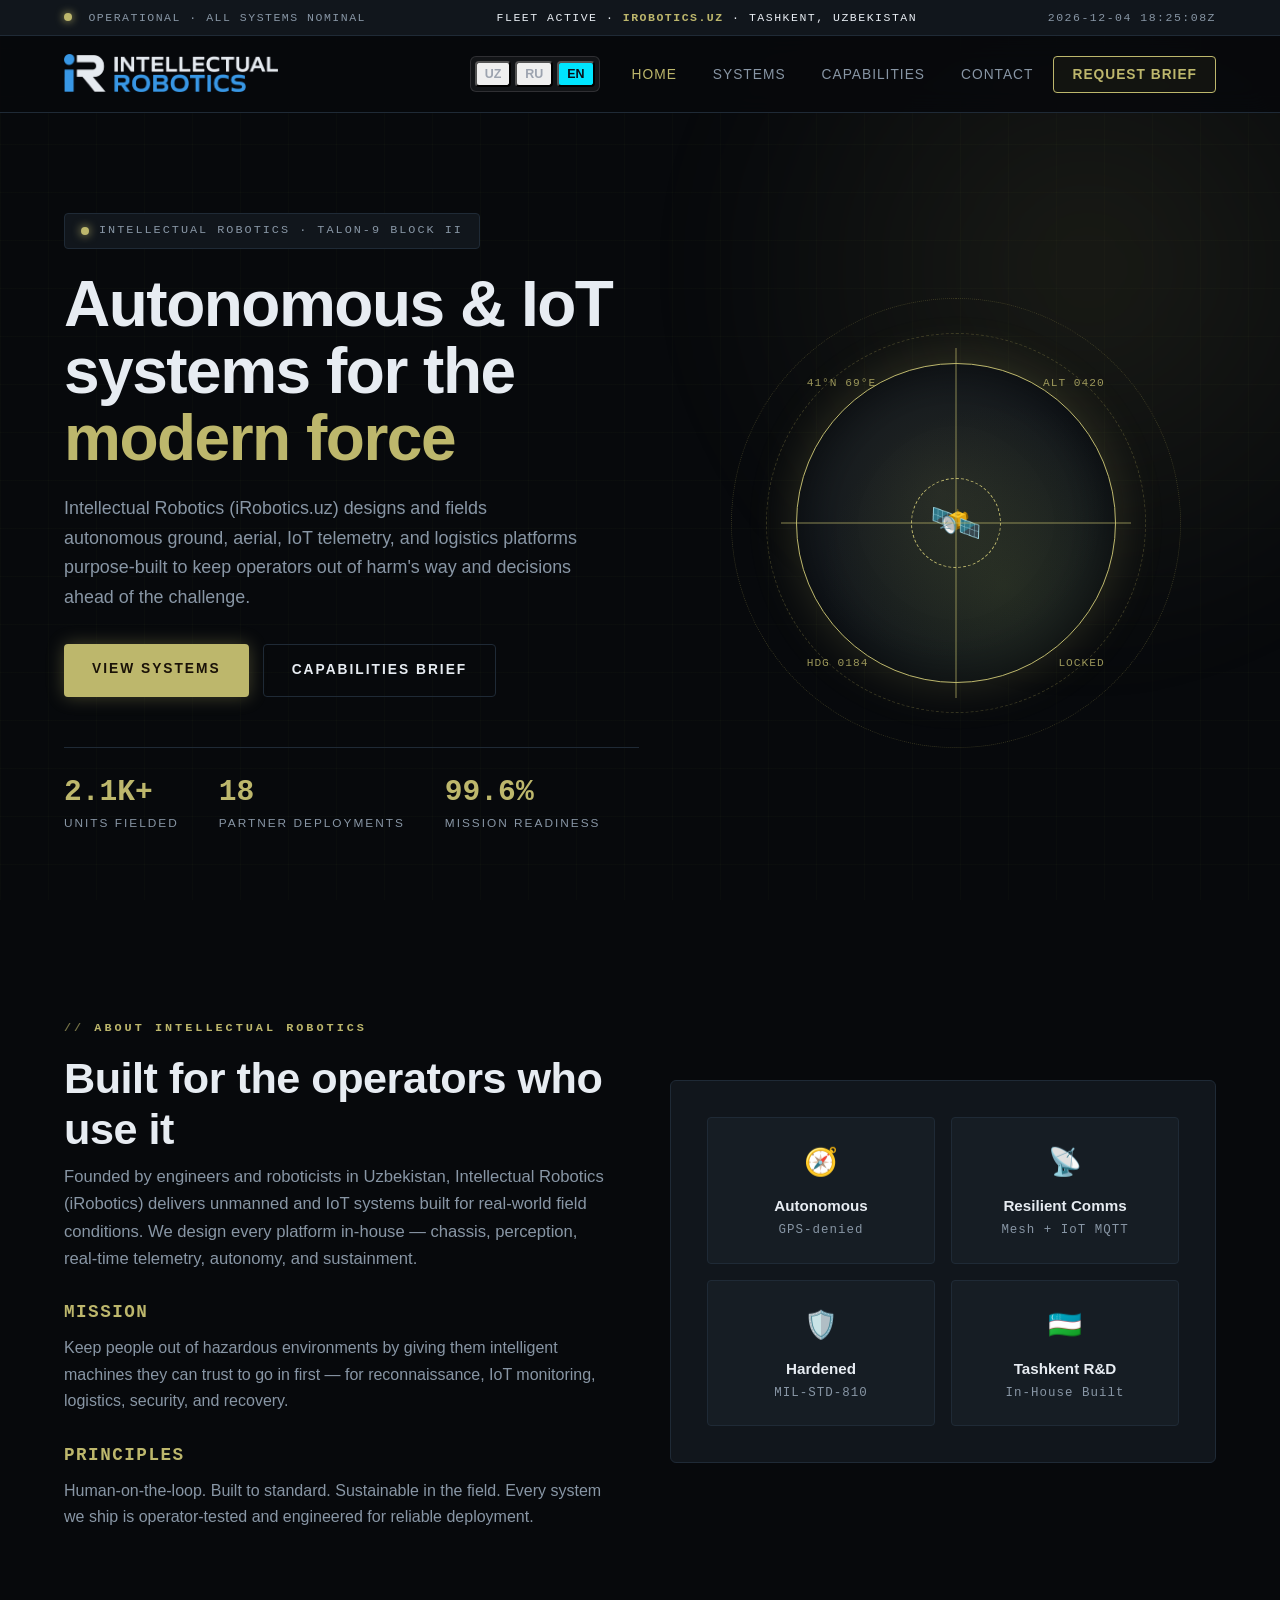
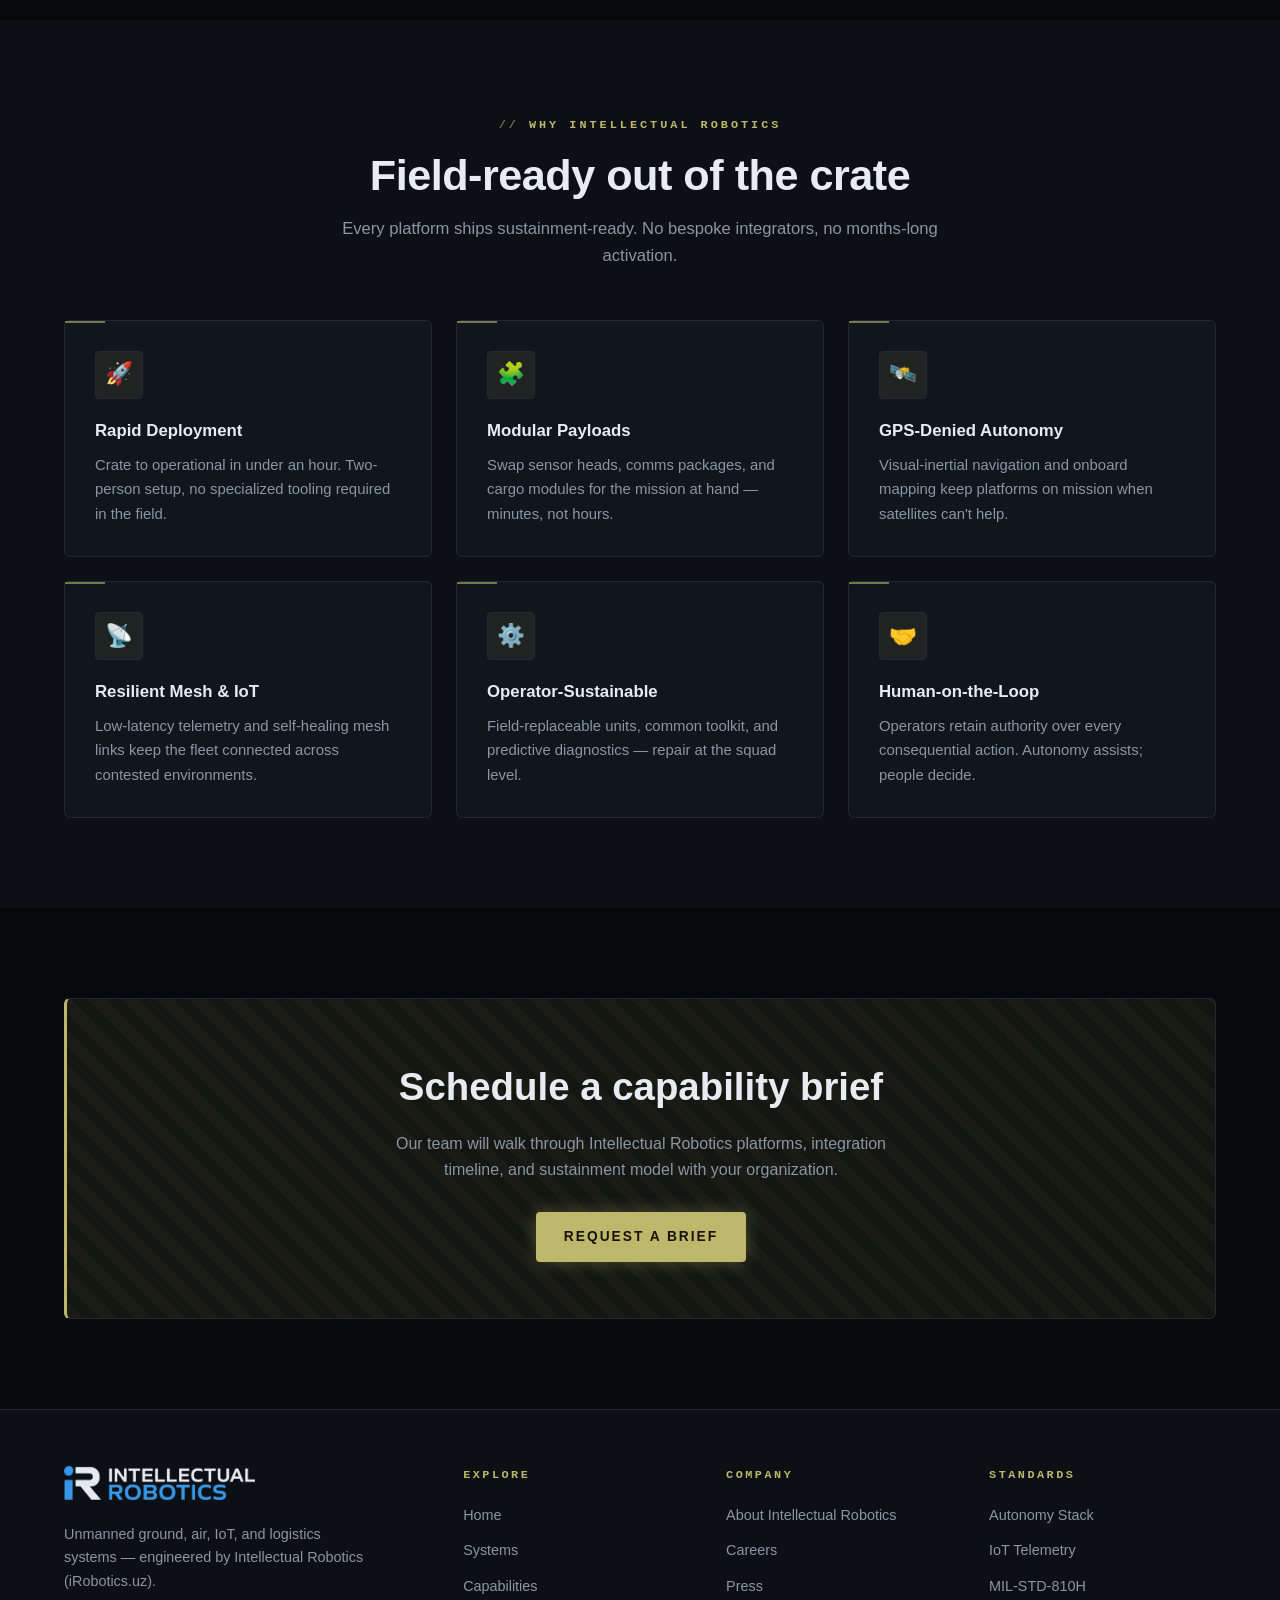
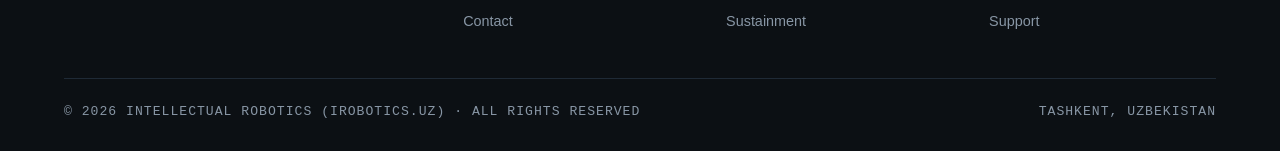
<file: index.html>
<!DOCTYPE html>
<html lang="en">
<head>
<meta charset="UTF-8" />
<meta name="viewport" content="width=device-width, initial-scale=1.0" />
<title>Intellectual Robotics (iRobotics.uz) — Robotics, IoT & Autonomous Systems in Uzbekistan</title>
<meta name="description" content="Intellectual Robotics (iRobotics.uz) develops autonomous ground vehicles, IoT telemetry systems, and custom robotics in Uzbekistan. Робототехника и IoT в Узбекистане | O'zbekistonda robototexnika va IoT." />
<meta name="keywords" content="Intellectual Robotics, iRobotics, irobotics.uz, robototexnika O'zbekiston, робототехника Ташкент, IoT Uzbekistan, autonomous robots, unmanned systems" />
<link rel="canonical" href="https://irobotics.uz/" />

<!-- Favicons & Styles -->
<link rel="icon" href="/favicon.ico" sizes="any" />
<link rel="icon" type="image/png" sizes="48x48" href="/assets/favicon-48.png" />
<link rel="icon" type="image/png" sizes="96x96" href="/assets/favicon-96.png" />
<link rel="icon" type="image/png" sizes="192x192" href="/assets/favicon-192.png" />
<link rel="icon" type="image/png" sizes="32x32" href="/assets/favicon-32.png" />
<link rel="apple-touch-icon" sizes="180x180" href="/assets/favicon.png" />
<link rel="stylesheet" href="style.css" />

<!-- Open Graph -->
<meta property="og:type" content="website" />
<meta property="og:url" content="https://irobotics.uz/" />
<meta property="og:site_name" content="Intellectual Robotics" />
<meta property="og:title" content="Intellectual Robotics (iRobotics.uz) — Autonomous Systems & IoT" />
<meta property="og:description" content="Autonomous ground platforms, smart IoT control systems, and robotics engineering in Uzbekistan." />
<meta property="og:image" content="https://irobotics.uz/assets/logo-dark.png" />

<!-- Google Verification & Structured Data -->
<meta name="google-site-verification" content="H_Dh1ojMZ9bVuyw36K4FxcfKA67ukcJG_e9ryfA-Ou4" />
<script type="application/ld+json">
{
  "@context": "https://schema.org",
  "@type": "Organization",
  "name": "Intellectual Robotics",
  "alternateName": ["iRobotics", "iRobotics.uz"],
  "url": "https://irobotics.uz",
  "logo": "https://irobotics.uz/assets/favicon-192.png",
  "address": {
    "@type": "PostalAddress",
    "addressLocality": "Tashkent",
    "addressCountry": "UZ"
  }
}
</script>
</head>
<body>

<!-- ALERT BAR -->
<div class="alert-bar">
  <div class="container">
    <span><span class="pulse"></span> <span data-i18n="alert_status">OPERATIONAL · ALL SYSTEMS NOMINAL</span></span>
    <span class="stat-line" data-i18n="alert_fleet">FLEET ACTIVE · <strong>IROBOTICS.UZ</strong> · TASHKENT, UZBEKISTAN</span>
    <span data-clock>—</span>
  </div>
</div>

<!-- NAVBAR -->
<nav class="nav">
  <div class="container nav-inner">
    <a href="index.html" class="logo" aria-label="Intellectual Robotics — home">
      <img src="assets/logo-dark.png" alt="Intellectual Robotics" class="logo-img" width="901" height="160" />
    </a>
    <div class="lang-switch" aria-label="Language selector">
      <button class="lang-btn" data-lang="uz">UZ</button>
      <button class="lang-btn" data-lang="ru">RU</button>
      <button class="lang-btn active" data-lang="en">EN</button>
    </div>
    <button class="nav-toggle" aria-label="Menu">☰</button>
    <ul class="nav-links">
      <li><a href="index.html" class="active" data-i18n="nav_home">Home</a></li>
      <li><a href="systems.html" data-i18n="nav_systems">Systems</a></li>
      <li><a href="capabilities.html" data-i18n="nav_capabilities">Capabilities</a></li>
      <li><a href="contact.html" data-i18n="nav_contact">Contact</a></li>
      <li><a href="contact.html" class="nav-cta" data-i18n="nav_cta">Request Brief</a></li>
    </ul>
  </div>
</nav>

<!-- HERO -->
<header class="hero">
  <div class="container hero-grid">
    <div class="hero-copy">
      <span class="hero-badge"><span class="dot"></span> <span data-i18n="hero_badge">Intellectual Robotics · TALON-9 Block II</span></span>
      <h1 data-i18n="hero_title">Autonomous &amp; IoT systems for the <span class="accent">modern force</span></h1>
      <p class="lead" data-i18n="hero_lead">Intellectual Robotics (iRobotics.uz) designs and fields autonomous ground, aerial, IoT telemetry, and logistics platforms purpose-built to keep operators out of harm's way and decisions ahead of the challenge.</p>
      <div class="hero-actions">
        <a href="systems.html" class="btn btn-primary" data-i18n="btn_systems">View Systems</a>
        <a href="capabilities.html" class="btn btn-ghost" data-i18n="btn_capabilities">Capabilities Brief</a>
      </div>
      <div class="hero-stats">
        <div class="stat">
          <div class="num"><span data-count="2.1" data-suffix="K+">0</span></div>
          <div class="label" data-i18n="stat_units">Units fielded</div>
        </div>
        <div class="stat">
          <div class="num"><span data-count="18" data-suffix="">0</span></div>
          <div class="label" data-i18n="stat_partners">Partner deployments</div>
        </div>
        <div class="stat">
          <div class="num"><span data-count="99.6" data-suffix="%">0</span></div>
          <div class="label" data-i18n="stat_readiness">Mission readiness</div>
        </div>
      </div>
    </div>
    <div class="hero-visual">
      <div class="ring r1"></div>
      <div class="ring r2"></div>
      <div class="reticle">
        <span class="coord tl">41°N 69°E</span>
        <span class="coord tr">ALT 0420</span>
        <span class="coord bl">HDG 0184</span>
        <span class="coord br">LOCKED</span>
        <div class="inner">🛰️</div>
      </div>
    </div>
  </div>
</header>

<!-- ABOUT -->
<section id="about">
  <div class="container about-grid">
    <div class="about-text reveal">
      <span class="eyebrow" data-i18n="about_eyebrow">About Intellectual Robotics</span>
      <h2 class="section-title" data-i18n="about_title">Built for the operators who use it</h2>
      <p class="section-intro" data-i18n="about_intro">Founded by engineers and roboticists in Uzbekistan, Intellectual Robotics (iRobotics) delivers unmanned and IoT systems built for real-world field conditions. We design every platform in-house — chassis, perception, real-time telemetry, autonomy, and sustainment.</p>
      <h3 data-i18n="mission_title">Mission</h3>
      <p data-i18n="mission_desc">Keep people out of hazardous environments by giving them intelligent machines they can trust to go in first — for reconnaissance, IoT monitoring, logistics, security, and recovery.</p>
      <h3 data-i18n="principles_title">Principles</h3>
      <p data-i18n="principles_desc">Human-on-the-loop. Built to standard. Sustainable in the field. Every system we ship is operator-tested and engineered for reliable deployment.</p>
    </div>
    <div class="about-visual reveal">
      <div class="about-cell">
        <div class="ico">🧭</div>
        <div class="t" data-i18n="cell1_title">Autonomous</div>
        <div class="d" data-i18n="cell1_sub">GPS-denied</div>
      </div>
      <div class="about-cell">
        <div class="ico">📡</div>
        <div class="t" data-i18n="cell2_title">Resilient Comms</div>
        <div class="d" data-i18n="cell2_sub">Mesh + IoT MQTT</div>
      </div>
      <div class="about-cell">
        <div class="ico">🛡️</div>
        <div class="t" data-i18n="cell3_title">Hardened</div>
        <div class="d" data-i18n="cell3_sub">MIL-STD-810</div>
      </div>
      <div class="about-cell">
        <div class="ico">🇺🇿</div>
        <div class="t" data-i18n="cell4_title">Tashkent R&amp;D</div>
        <div class="d" data-i18n="cell4_sub">In-House Built</div>
      </div>
    </div>
  </div>
</section>

<!-- CAPABILITIES OVERVIEW -->
<section id="why" style="background:var(--bg-2);">
  <div class="container">
    <div class="section-head center reveal">
      <span class="eyebrow" data-i18n="why_eyebrow">Why Intellectual Robotics</span>
      <h2 class="section-title" data-i18n="why_title">Field-ready out of the crate</h2>
      <p class="section-intro" data-i18n="why_intro">Every platform ships sustainment-ready. No bespoke integrators, no months-long activation.</p>
    </div>
    <div class="grid grid-3">
      <div class="card reveal">
        <div class="ico">🚀</div>
        <h3 data-i18n="card1_title">Rapid Deployment</h3>
        <p data-i18n="card1_desc">Crate to operational in under an hour. Two-person setup, no specialized tooling required in the field.</p>
      </div>
      <div class="card reveal">
        <div class="ico">🧩</div>
        <h3 data-i18n="card2_title">Modular Payloads</h3>
        <p data-i18n="card2_desc">Swap sensor heads, comms packages, and cargo modules for the mission at hand — minutes, not hours.</p>
      </div>
      <div class="card reveal">
        <div class="ico">🛰️</div>
        <h3 data-i18n="card3_title">GPS-Denied Autonomy</h3>
        <p data-i18n="card3_desc">Visual-inertial navigation and onboard mapping keep platforms on mission when satellites can't help.</p>
      </div>
      <div class="card reveal">
        <div class="ico">📡</div>
        <h3 data-i18n="card4_title">Resilient Mesh &amp; IoT</h3>
        <p data-i18n="card4_desc">Low-latency telemetry and self-healing mesh links keep the fleet connected across contested environments.</p>
      </div>
      <div class="card reveal">
        <div class="ico">⚙️</div>
        <h3 data-i18n="card5_title">Operator-Sustainable</h3>
        <p data-i18n="card5_desc">Field-replaceable units, common toolkit, and predictive diagnostics — repair at the squad level.</p>
      </div>
      <div class="card reveal">
        <div class="ico">🤝</div>
        <h3 data-i18n="card6_title">Human-on-the-Loop</h3>
        <p data-i18n="card6_desc">Operators retain authority over every consequential action. Autonomy assists; people decide.</p>
      </div>
    </div>
  </div>
</section>

<!-- CTA -->
<section id="cta">
  <div class="container">
    <div class="cta-strip reveal">
      <h2 data-i18n="cta_title">Schedule a capability brief</h2>
      <p data-i18n="cta_desc">Our team will walk through Intellectual Robotics platforms, integration timeline, and sustainment model with your organization.</p>
      <a href="contact.html" class="btn btn-primary" data-i18n="cta_btn">Request a Brief</a>
    </div>
  </div>
</section>

<!-- FOOTER -->
<footer class="footer">
  <div class="container">
    <div class="footer-grid">
      <div>
        <a href="index.html" class="logo" aria-label="Intellectual Robotics — home">
          <img src="assets/logo-dark.png" alt="Intellectual Robotics" class="logo-img" width="901" height="160" />
        </a>
        <p class="tag" data-i18n="footer_tag">Unmanned ground, air, IoT, and logistics systems — engineered by Intellectual Robotics (iRobotics.uz).</p>
      </div>
      <div>
        <h4 data-i18n="footer_explore">Explore</h4>
        <ul>
          <li><a href="index.html" data-i18n="nav_home">Home</a></li>
          <li><a href="systems.html" data-i18n="nav_systems">Systems</a></li>
          <li><a href="capabilities.html" data-i18n="nav_capabilities">Capabilities</a></li>
          <li><a href="contact.html" data-i18n="nav_contact">Contact</a></li>
        </ul>
      </div>
      <div>
        <h4 data-i18n="footer_company">Company</h4>
        <ul>
          <li><a href="#about" data-i18n="about_eyebrow">About</a></li>
          <li><a href="contact.html" data-i18n="footer_careers">Careers</a></li>
          <li><a href="contact.html" data-i18n="footer_press">Press</a></li>
          <li><a href="contact.html" data-i18n="footer_sustainment">Sustainment</a></li>
        </ul>
      </div>
      <div>
        <h4 data-i18n="footer_standards">Standards</h4>
        <ul>
          <li><a href="capabilities.html" data-i18n="std_autonomy">Autonomy Stack</a></li>
          <li><a href="capabilities.html" data-i18n="std_iot">IoT Telemetry</a></li>
          <li><a href="capabilities.html" data-i18n="std_mil">MIL-STD-810H</a></li>
          <li><a href="contact.html" data-i18n="std_support">Support</a></li>
        </ul>
      </div>
    </div>
    <div class="footer-bottom">
      <span>© <span data-year>2026</span> INTELLECTUAL ROBOTICS (IROBOTICS.UZ) · ALL RIGHTS RESERVED</span>
      <span data-i18n="footer_location">TASHKENT, UZBEKISTAN</span>
    </div>
  </div>
</footer>

<script src="script.js"></script>
</body>
</html>
</file>
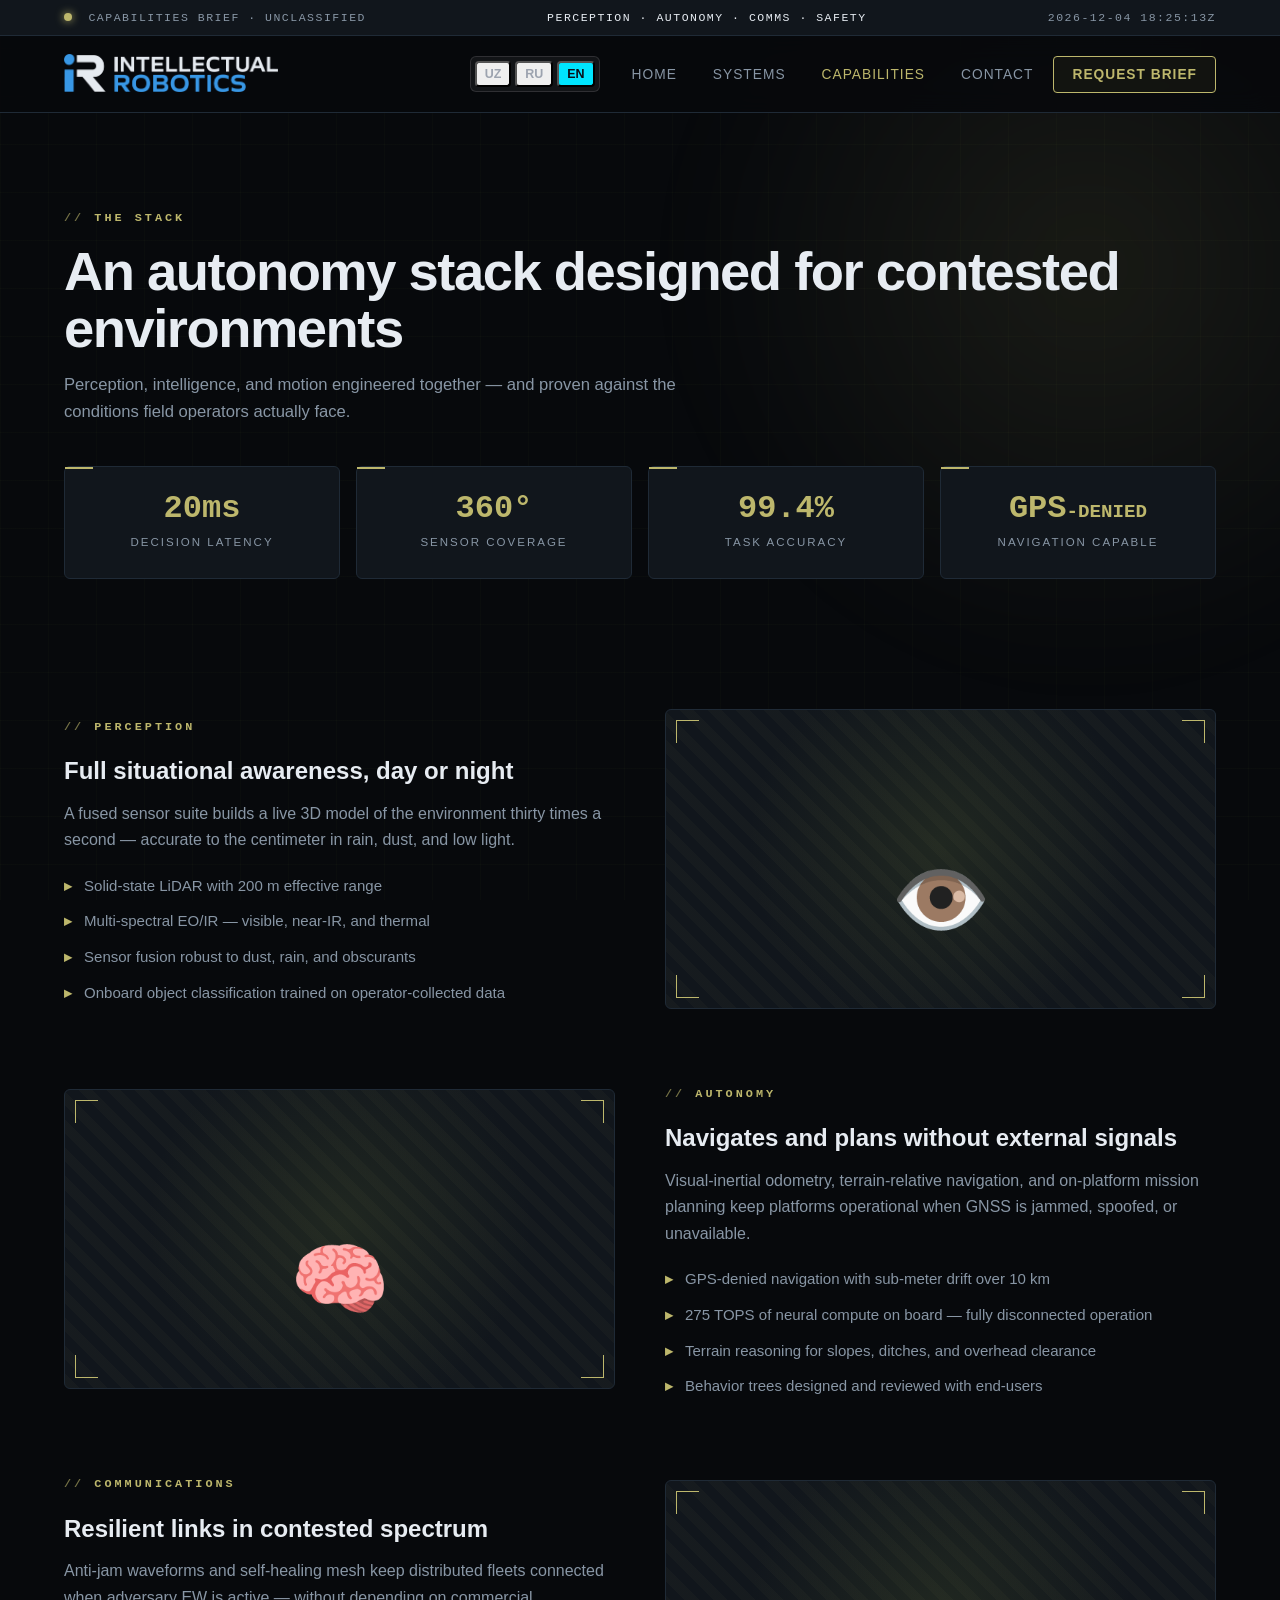
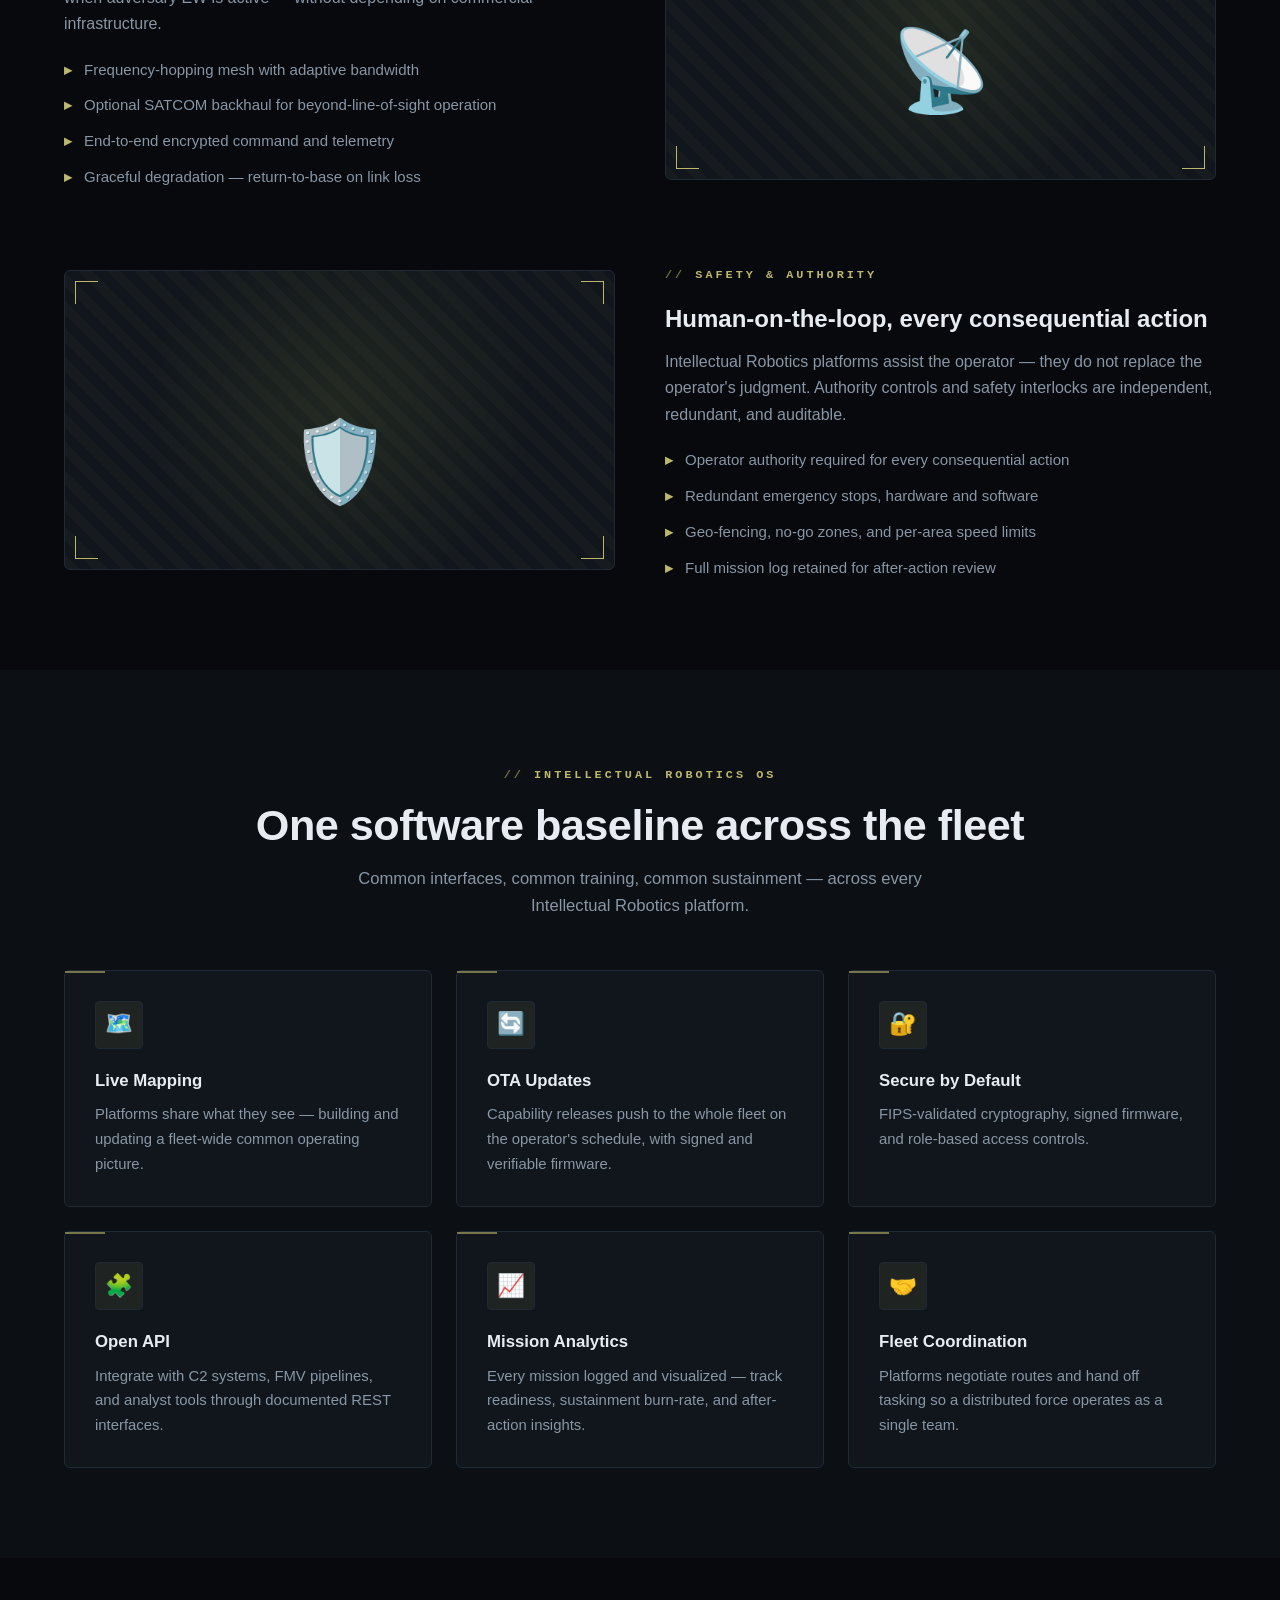
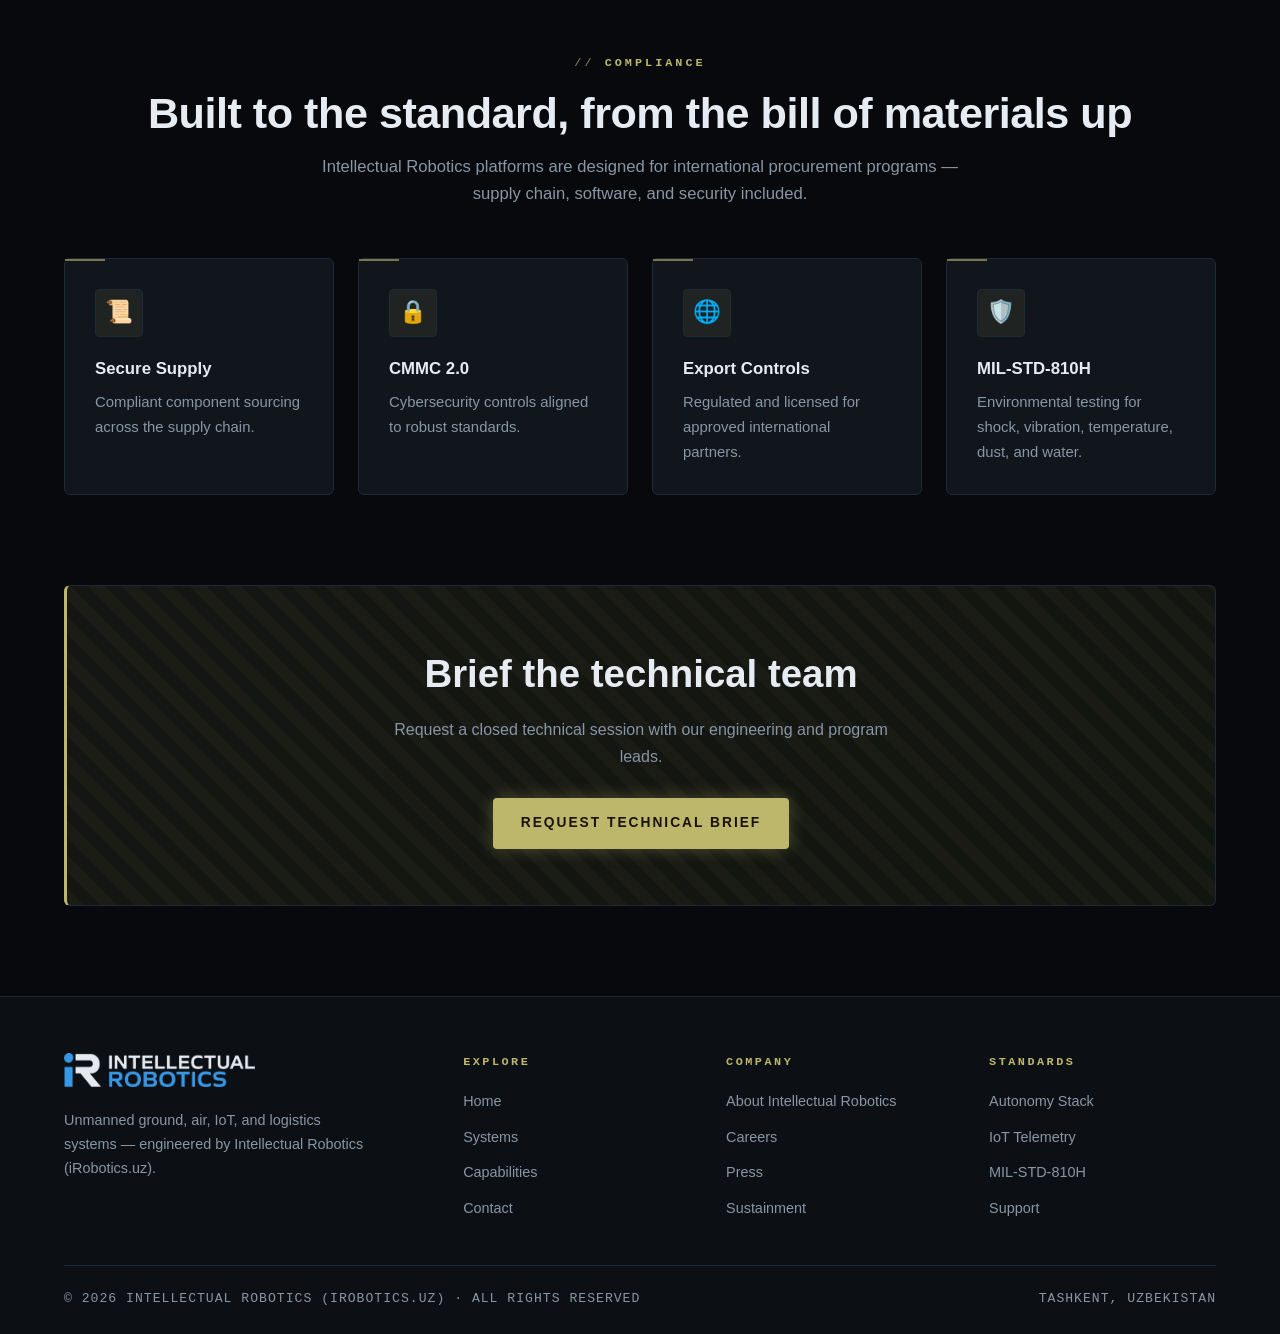
<file: capabilities.html>
<!DOCTYPE html>
<html lang="en">
<head>
<meta charset="UTF-8" />
<meta name="viewport" content="width=device-width, initial-scale=1.0" />
<title>Capabilities — Intellectual Robotics (iRobotics.uz)</title>
<meta name="description" content="Inside the Intellectual Robotics autonomy stack: GPS-denied navigation, resilient communications, onboard AI, and human-on-the-loop safety." />
<link rel="icon" href="/favicon.ico" sizes="any" />
<link rel="icon" type="image/png" sizes="48x48" href="/assets/favicon-48.png" />
<link rel="icon" type="image/png" sizes="96x96" href="/assets/favicon-96.png" />
<link rel="icon" type="image/png" sizes="192x192" href="/assets/favicon-192.png" />
<link rel="icon" type="image/png" sizes="32x32" href="/assets/favicon-32.png" />
<link rel="apple-touch-icon" sizes="180x180" href="/assets/favicon.png" />
<link rel="stylesheet" href="style.css" />
</head>
<body>

<!-- ALERT BAR -->
<div class="alert-bar">
  <div class="container">
    <span><span class="pulse"></span> <span data-i18n="cap_alert">CAPABILITIES BRIEF · UNCLASSIFIED</span></span>
    <span class="stat-line" data-i18n="cap_statline">PERCEPTION · AUTONOMY · COMMS · SAFETY</span>
    <span data-clock>—</span>
  </div>
</div>

<!-- NAVBAR -->
<nav class="nav">
  <div class="container nav-inner">
    <a href="index.html" class="logo" aria-label="Intellectual Robotics — home">
      <img src="assets/logo-dark.png" alt="Intellectual Robotics" class="logo-img" width="901" height="160" />
    </a>
    <div class="lang-switch" aria-label="Language selector">
      <button class="lang-btn" data-lang="uz">UZ</button>
      <button class="lang-btn" data-lang="ru">RU</button>
      <button class="lang-btn active" data-lang="en">EN</button>
    </div>
    <button class="nav-toggle" aria-label="Menu">☰</button>
    <ul class="nav-links">
      <li><a href="index.html" data-i18n="nav_home">Home</a></li>
      <li><a href="systems.html" data-i18n="nav_systems">Systems</a></li>
      <li><a href="capabilities.html" class="active" data-i18n="nav_capabilities">Capabilities</a></li>
      <li><a href="contact.html" data-i18n="nav_contact">Contact</a></li>
      <li><a href="contact.html" class="nav-cta" data-i18n="nav_cta">Request Brief</a></li>
    </ul>
  </div>
</nav>

<!-- PAGE HERO -->
<header class="hero" style="padding:90px 0 40px;">
  <div class="container">
    <div class="section-head reveal" style="margin-bottom:0;">
      <span class="eyebrow" data-i18n="stack_eyebrow">The Stack</span>
      <h1 class="section-title" style="font-size:clamp(2.2rem,4.6vw,3.4rem);" data-i18n="stack_title">An autonomy stack designed for contested environments</h1>
      <p class="section-intro" data-i18n="stack_intro">Perception, intelligence, and motion engineered together — and proven against the conditions field operators actually face.</p>
    </div>
    <div class="metric-bar">
      <div class="metric reveal"><div class="big"><span data-count="20" data-suffix="ms">0</span></div><div class="cap" data-i18n="metric1_cap">Decision latency</div></div>
      <div class="metric reveal"><div class="big"><span data-count="360" data-suffix="°">0</span></div><div class="cap" data-i18n="metric2_cap">Sensor coverage</div></div>
      <div class="metric reveal"><div class="big"><span data-count="99.4" data-suffix="%">0</span></div><div class="cap" data-i18n="metric3_cap">Task accuracy</div></div>
      <div class="metric reveal"><div class="big">GPS<span style="font-size:1.2rem;">-DENIED</span></div><div class="cap" data-i18n="metric4_cap">Navigation capable</div></div>
    </div>
  </div>
</header>

<!-- CAPABILITY ROWS -->
<section>
  <div class="container">

    <div class="spec-row reveal">
      <div class="spec-text">
        <span class="eyebrow" data-i18n="percep_eyebrow">Perception</span>
        <h3 data-i18n="percep_title">Full situational awareness, day or night</h3>
        <p data-i18n="percep_desc">A fused sensor suite builds a live 3D model of the environment thirty times a second — accurate to the centimeter in rain, dust, and low light.</p>
        <ul class="spec-list">
          <li data-i18n="percep_li1">Solid-state LiDAR with 200 m effective range</li>
          <li data-i18n="percep_li2">Multi-spectral EO/IR — visible, near-IR, and thermal</li>
          <li data-i18n="percep_li3">Sensor fusion robust to dust, rain, and obscurants</li>
          <li data-i18n="percep_li4">Onboard object classification trained on operator-collected data</li>
        </ul>
      </div>
      <div class="spec-visual"><span class="frame-corners"></span>👁️</div>
    </div>

    <div class="spec-row reverse reveal">
      <div class="spec-text">
        <span class="eyebrow" data-i18n="autonomy_eyebrow">Autonomy</span>
        <h3 data-i18n="autonomy_title">Navigates and plans without external signals</h3>
        <p data-i18n="autonomy_desc">Visual-inertial odometry, terrain-relative navigation, and on-platform mission planning keep platforms operational when GNSS is jammed, spoofed, or unavailable.</p>
        <ul class="spec-list">
          <li data-i18n="autonomy_li1">GPS-denied navigation with sub-meter drift over 10 km</li>
          <li data-i18n="autonomy_li2">275 TOPS of neural compute on board — fully disconnected operation</li>
          <li data-i18n="autonomy_li3">Terrain reasoning for slopes, ditches, and overhead clearance</li>
          <li data-i18n="autonomy_li4">Behavior trees designed and reviewed with end-users</li>
        </ul>
      </div>
      <div class="spec-visual"><span class="frame-corners"></span>🧠</div>
    </div>

    <div class="spec-row reveal">
      <div class="spec-text">
        <span class="eyebrow" data-i18n="comms_eyebrow">Communications</span>
        <h3 data-i18n="comms_title">Resilient links in contested spectrum</h3>
        <p data-i18n="comms_desc">Anti-jam waveforms and self-healing mesh keep distributed fleets connected when adversary EW is active — without depending on commercial infrastructure.</p>
        <ul class="spec-list">
          <li data-i18n="comms_li1">Frequency-hopping mesh with adaptive bandwidth</li>
          <li data-i18n="comms_li2">Optional SATCOM backhaul for beyond-line-of-sight operation</li>
          <li data-i18n="comms_li3">End-to-end encrypted command and telemetry</li>
          <li data-i18n="comms_li4">Graceful degradation — return-to-base on link loss</li>
        </ul>
      </div>
      <div class="spec-visual"><span class="frame-corners"></span>📡</div>
    </div>

    <div class="spec-row reverse reveal">
      <div class="spec-text">
        <span class="eyebrow" data-i18n="safety_eyebrow">Safety &amp; Authority</span>
        <h3 data-i18n="safety_title">Human-on-the-loop, every consequential action</h3>
        <p data-i18n="safety_desc">Intellectual Robotics platforms assist the operator — they do not replace the operator's judgment. Authority controls and safety interlocks are independent, redundant, and auditable.</p>
        <ul class="spec-list">
          <li data-i18n="safety_li1">Operator authority required for every consequential action</li>
          <li data-i18n="safety_li2">Redundant emergency stops, hardware and software</li>
          <li data-i18n="safety_li3">Geo-fencing, no-go zones, and per-area speed limits</li>
          <li data-i18n="safety_li4">Full mission log retained for after-action review</li>
        </ul>
      </div>
      <div class="spec-visual"><span class="frame-corners"></span>🛡️</div>
    </div>

  </div>
</section>

<!-- STACK / OS -->
<section style="background:var(--bg-2);">
  <div class="container">
    <div class="section-head center reveal">
      <span class="eyebrow" data-i18n="os_eyebrow">Intellectual Robotics OS</span>
      <h2 class="section-title" data-i18n="os_title">One software baseline across the fleet</h2>
      <p class="section-intro" data-i18n="os_intro">Common interfaces, common training, common sustainment — across every Intellectual Robotics platform.</p>
    </div>
    <div class="grid grid-3">
      <div class="card reveal">
        <div class="ico">🗺️</div>
        <h3 data-i18n="os_c1_title">Live Mapping</h3>
        <p data-i18n="os_c1_desc">Platforms share what they see — building and updating a fleet-wide common operating picture.</p>
      </div>
      <div class="card reveal">
        <div class="ico">🔄</div>
        <h3 data-i18n="os_c2_title">OTA Updates</h3>
        <p data-i18n="os_c2_desc">Capability releases push to the whole fleet on the operator's schedule, with signed and verifiable firmware.</p>
      </div>
      <div class="card reveal">
        <div class="ico">🔐</div>
        <h3 data-i18n="os_c3_title">Secure by Default</h3>
        <p data-i18n="os_c3_desc">FIPS-validated cryptography, signed firmware, and role-based access controls.</p>
      </div>
      <div class="card reveal">
        <div class="ico">🧩</div>
        <h3 data-i18n="os_c4_title">Open API</h3>
        <p data-i18n="os_c4_desc">Integrate with C2 systems, FMV pipelines, and analyst tools through documented REST interfaces.</p>
      </div>
      <div class="card reveal">
        <div class="ico">📈</div>
        <h3 data-i18n="os_c5_title">Mission Analytics</h3>
        <p data-i18n="os_c5_desc">Every mission logged and visualized — track readiness, sustainment burn-rate, and after-action insights.</p>
      </div>
      <div class="card reveal">
        <div class="ico">🤝</div>
        <h3 data-i18n="os_c6_title">Fleet Coordination</h3>
        <p data-i18n="os_c6_desc">Platforms negotiate routes and hand off tasking so a distributed force operates as a single team.</p>
      </div>
    </div>
  </div>
</section>

<!-- COMPLIANCE -->
<section>
  <div class="container">
    <div class="section-head center reveal">
      <span class="eyebrow" data-i18n="comp_eyebrow">Compliance</span>
      <h2 class="section-title" data-i18n="comp_title">Built to the standard, from the bill of materials up</h2>
      <p class="section-intro" data-i18n="comp_intro">Intellectual Robotics platforms are designed for international procurement programs — supply chain, software, and security included.</p>
    </div>
    <div class="grid grid-4">
      <div class="card reveal"><div class="ico">📜</div><h3 data-i18n="comp_b1_title">Secure Supply</h3><p data-i18n="comp_b1_desc">Compliant component sourcing across the supply chain.</p></div>
      <div class="card reveal"><div class="ico">🔒</div><h3 data-i18n="comp_b2_title">CMMC 2.0</h3><p data-i18n="comp_b2_desc">Cybersecurity controls aligned to robust standards.</p></div>
      <div class="card reveal"><div class="ico">🌐</div><h3 data-i18n="comp_b3_title">Export Controls</h3><p data-i18n="comp_b3_desc">Regulated and licensed for approved international partners.</p></div>
      <div class="card reveal"><div class="ico">🛡️</div><h3 data-i18n="comp_b4_title">MIL-STD-810H</h3><p data-i18n="comp_b4_desc">Environmental testing for shock, vibration, temperature, dust, and water.</p></div>
    </div>
  </div>
</section>

<!-- CTA -->
<section style="padding-top:0;">
  <div class="container">
    <div class="cta-strip reveal">
      <h2 data-i18n="tech_cta_title">Brief the technical team</h2>
      <p data-i18n="tech_cta_desc">Request a closed technical session with our engineering and program leads.</p>
      <a href="contact.html" class="btn btn-primary" data-i18n="tech_cta_btn">Request Technical Brief</a>
    </div>
  </div>
</section>

<!-- FOOTER -->
<footer class="footer">
  <div class="container">
    <div class="footer-grid">
      <div>
        <a href="index.html" class="logo" aria-label="Intellectual Robotics — home">
          <img src="assets/logo-dark.png" alt="Intellectual Robotics" class="logo-img" width="901" height="160" />
        </a>
        <p class="tag" data-i18n="footer_tag">Unmanned ground, air, IoT, and logistics systems — engineered by Intellectual Robotics (iRobotics.uz).</p>
      </div>
      <div>
        <h4 data-i18n="footer_explore">Explore</h4>
        <ul>
          <li><a href="index.html" data-i18n="nav_home">Home</a></li>
          <li><a href="systems.html" data-i18n="nav_systems">Systems</a></li>
          <li><a href="capabilities.html" data-i18n="nav_capabilities">Capabilities</a></li>
          <li><a href="contact.html" data-i18n="nav_contact">Contact</a></li>
        </ul>
      </div>
      <div>
        <h4 data-i18n="footer_company">Company</h4>
        <ul>
          <li><a href="index.html#about" data-i18n="about_eyebrow">About</a></li>
          <li><a href="contact.html" data-i18n="footer_careers">Careers</a></li>
          <li><a href="contact.html" data-i18n="footer_press">Press</a></li>
          <li><a href="contact.html" data-i18n="footer_sustainment">Sustainment</a></li>
        </ul>
      </div>
      <div>
        <h4 data-i18n="footer_standards">Standards</h4>
        <ul>
          <li><a href="capabilities.html" data-i18n="std_autonomy">Autonomy Stack</a></li>
          <li><a href="capabilities.html" data-i18n="std_iot">IoT Telemetry</a></li>
          <li><a href="capabilities.html" data-i18n="std_mil">MIL-STD-810H</a></li>
          <li><a href="contact.html" data-i18n="std_support">Support</a></li>
        </ul>
      </div>
    </div>
    <div class="footer-bottom">
      <span>© <span data-year>2026</span> INTELLECTUAL ROBOTICS (IROBOTICS.UZ) · ALL RIGHTS RESERVED</span>
      <span data-i18n="footer_location">TASHKENT, UZBEKISTAN</span>
    </div>
  </div>
</footer>

<script src="script.js"></script>
</body>
</html>
</file>
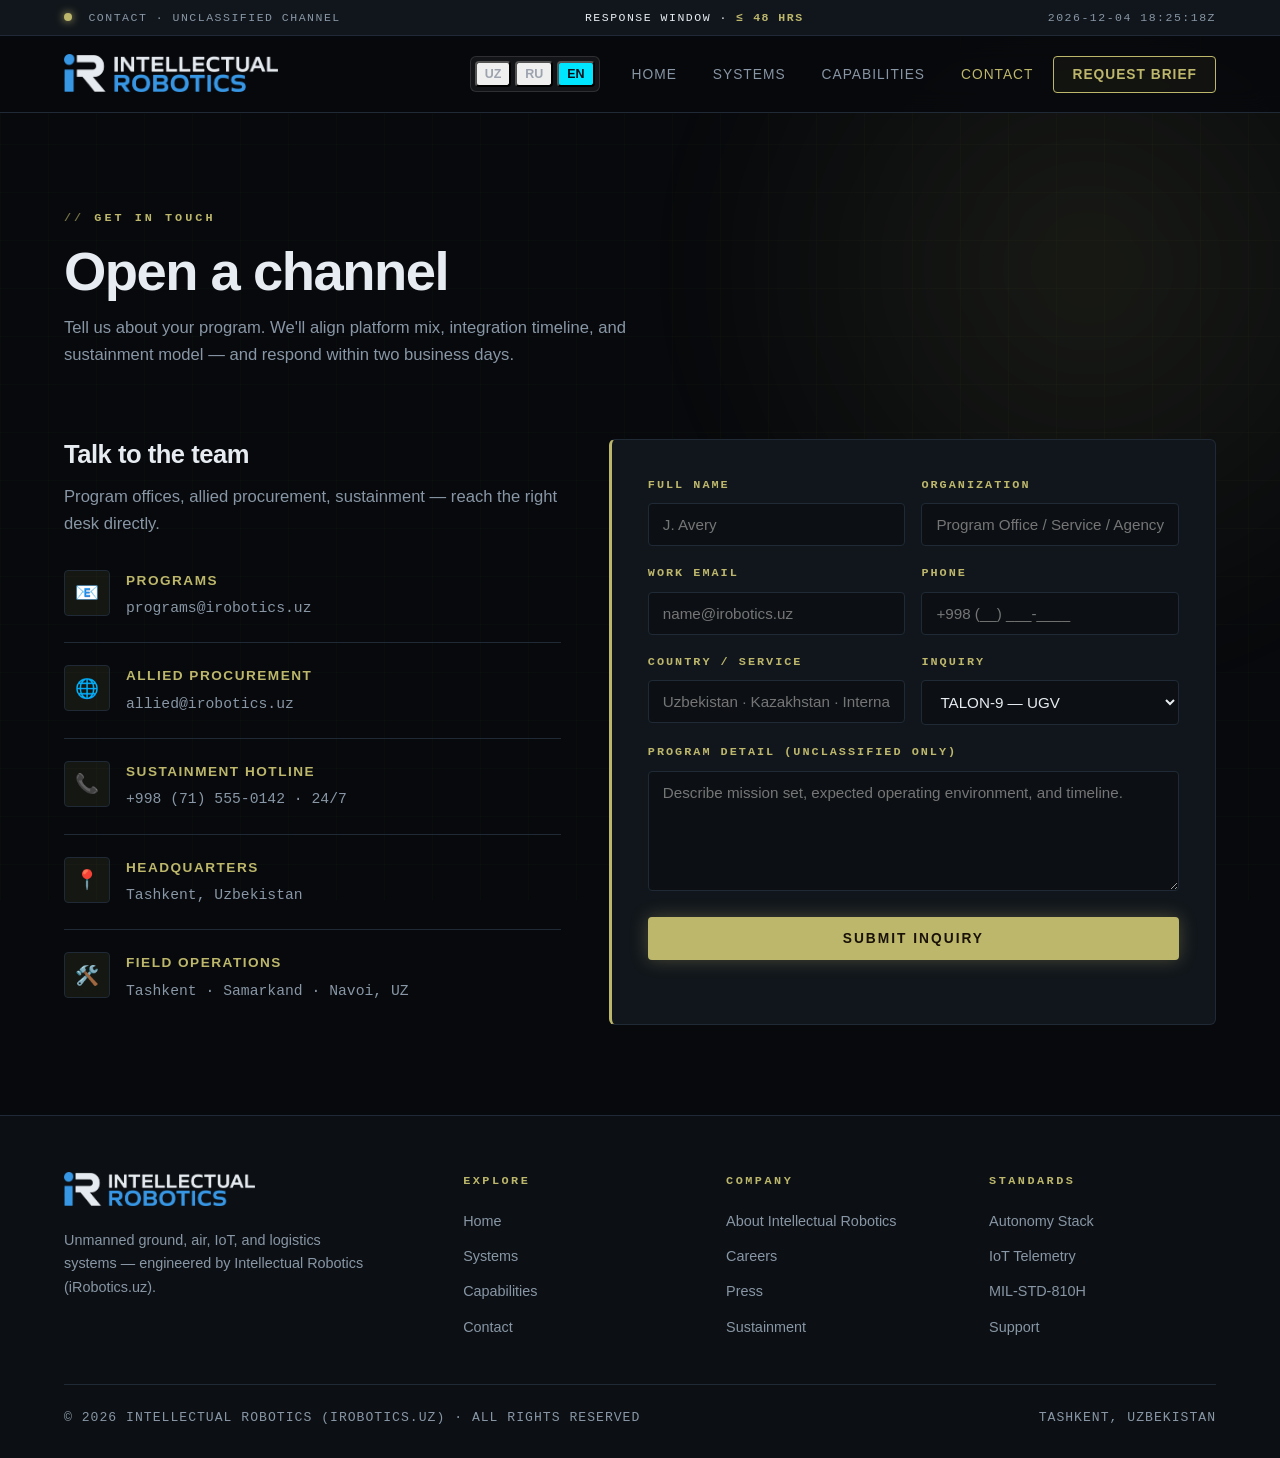
<file: contact.html>
<!DOCTYPE html>
<html lang="en">
<head>
<meta charset="UTF-8" />
<meta name="viewport" content="width=device-width, initial-scale=1.0" />
<title>Contact — Intellectual Robotics (iRobotics.uz)</title>
<meta name="description" content="Request a capabilities brief or talk to the Intellectual Robotics team about procurement, integration, and sustainment." />
<link rel="icon" href="/favicon.ico" sizes="any" />
<link rel="icon" type="image/png" sizes="48x48" href="/assets/favicon-48.png" />
<link rel="icon" type="image/png" sizes="96x96" href="/assets/favicon-96.png" />
<link rel="icon" type="image/png" sizes="192x192" href="/assets/favicon-192.png" />
<link rel="icon" type="image/png" sizes="32x32" href="/assets/favicon-32.png" />
<link rel="apple-touch-icon" sizes="180x180" href="/assets/favicon.png" />
<link rel="stylesheet" href="style.css" />
</head>
<body>

<!-- ALERT BAR -->
<div class="alert-bar">
  <div class="container">
    <span><span class="pulse"></span> <span data-i18n="contact_alert">CONTACT · UNCLASSIFIED CHANNEL</span></span>
    <span class="stat-line"><span data-i18n="contact_response">RESPONSE WINDOW</span> · <strong>≤ 48 HRS</strong></span>
    <span data-clock>—</span>
  </div>
</div>

<!-- NAVBAR -->
<nav class="nav">
  <div class="container nav-inner">
    <a href="index.html" class="logo" aria-label="Intellectual Robotics — home">
      <img src="assets/logo-dark.png" alt="Intellectual Robotics" class="logo-img" width="901" height="160" />
    </a>
    <div class="lang-switch" aria-label="Language selector">
      <button class="lang-btn" data-lang="uz">UZ</button>
      <button class="lang-btn" data-lang="ru">RU</button>
      <button class="lang-btn active" data-lang="en">EN</button>
    </div>
    <button class="nav-toggle" aria-label="Menu">☰</button>
    <ul class="nav-links">
      <li><a href="index.html" data-i18n="nav_home">Home</a></li>
      <li><a href="systems.html" data-i18n="nav_systems">Systems</a></li>
      <li><a href="capabilities.html" data-i18n="nav_capabilities">Capabilities</a></li>
      <li><a href="contact.html" class="active" data-i18n="nav_contact">Contact</a></li>
      <li><a href="contact.html" class="nav-cta" data-i18n="nav_cta">Request Brief</a></li>
    </ul>
  </div>
</nav>

<!-- PAGE HERO -->
<header class="hero" style="padding:90px 0 40px;">
  <div class="container">
    <div class="section-head reveal" style="margin-bottom:0;">
      <span class="eyebrow" data-i18n="contact_eyebrow">Get in Touch</span>
      <h1 class="section-title" style="font-size:clamp(2.2rem,4.6vw,3.4rem);" data-i18n="contact_title">Open a channel</h1>
      <p class="section-intro" data-i18n="contact_intro">Tell us about your program. We'll align platform mix, integration timeline, and sustainment model — and respond within two business days.</p>
    </div>
  </div>
</header>

<!-- CONTACT -->
<section style="padding-top:30px;">
  <div class="container contact-grid">

    <!-- Info -->
    <div class="contact-info reveal">
      <h2 class="section-title" style="font-size:1.6rem;" data-i18n="team_title">Talk to the team</h2>
      <p class="section-intro" style="margin-bottom:10px;" data-i18n="team_intro">Program offices, allied procurement, sustainment — reach the right desk directly.</p>
      <div class="info-item">
        <div class="info-ico">📧</div>
        <div>
          <div class="it-title" data-i18n="desk_programs">Programs</div>
          <div class="it-sub">programs@irobotics.uz</div>
        </div>
      </div>
      <div class="info-item">
        <div class="info-ico">🌐</div>
        <div>
          <div class="it-title" data-i18n="desk_procurement">Allied Procurement</div>
          <div class="it-sub">allied@irobotics.uz</div>
        </div>
      </div>
      <div class="info-item">
        <div class="info-ico">📞</div>
        <div>
          <div class="it-title" data-i18n="desk_hotline">Sustainment Hotline</div>
          <div class="it-sub">+998 (71) 555-0142 · 24/7</div>
        </div>
      </div>
      <div class="info-item">
        <div class="info-ico">📍</div>
        <div>
          <div class="it-title" data-i18n="desk_hq">Headquarters</div>
          <div class="it-sub" data-i18n="hq_address">Tashkent, Uzbekistan</div>
        </div>
      </div>
      <div class="info-item">
        <div class="info-ico">🛠️</div>
        <div>
          <div class="it-title" data-i18n="desk_ops">Field Operations</div>
          <div class="it-sub">Tashkent · Samarkand · Navoi, UZ</div>
        </div>
      </div>
    </div>

    <!-- Form -->
    <form class="form reveal" name="contact" method="POST" data-netlify="true" novalidate>
      <div class="form-row">
        <div class="field">
          <label for="name" data-i18n="form_name">Full name</label>
          <input type="text" id="name" name="name" placeholder="J. Avery" required />
        </div>
        <div class="field">
          <label for="org" data-i18n="form_org">Organization</label>
          <input type="text" id="org" name="org" placeholder="Program Office / Service / Agency" required />
        </div>
      </div>
      <div class="form-row">
        <div class="field">
          <label for="email" data-i18n="form_email">Work email</label>
          <input type="email" id="email" name="email" placeholder="name@irobotics.uz" required />
        </div>
        <div class="field">
          <label for="phone" data-i18n="form_phone">Phone</label>
          <input type="tel" id="phone" name="phone" placeholder="+998 (__) ___-____" />
        </div>
      </div>
      <div class="form-row">
        <div class="field">
          <label for="country" data-i18n="form_country">Country / Service</label>
          <input type="text" id="country" name="country" placeholder="Uzbekistan · Kazakhstan · International" />
        </div>
        <div class="field">
          <label for="interest" data-i18n="form_interest">Inquiry</label>
          <select id="interest" name="interest">
            <option>TALON-9 — UGV</option>
            <option>RAVEN-S — ISR drone</option>
            <option>MULE-44 — Logistics</option>
            <option>SAPPER-3 — EOD</option>
            <option>Fleet procurement (multi-platform)</option>
            <option>Sustainment &amp; training</option>
            <option>Partnership / integrator</option>
          </select>
        </div>
      </div>
      <div class="field">
        <label for="message" data-i18n="form_msg">Program detail (unclassified only)</label>
        <textarea id="message" name="message" placeholder="Describe mission set, expected operating environment, and timeline."></textarea>
      </div>
      <button type="submit" class="btn btn-primary" style="width:100%;" data-i18n="form_submit">Submit Inquiry</button>
      <div class="form-note" data-i18n="form_success">✓ INQUIRY LOGGED · AN INTELLECTUAL ROBOTICS LEAD WILL RESPOND WITHIN 48 HOURS</div>
    </form>

  </div>
</section>

<!-- FOOTER -->
<footer class="footer">
  <div class="container">
    <div class="footer-grid">
      <div>
        <a href="index.html" class="logo" aria-label="Intellectual Robotics — home">
          <img src="assets/logo-dark.png" alt="Intellectual Robotics" class="logo-img" width="901" height="160" />
        </a>
        <p class="tag" data-i18n="footer_tag">Unmanned ground, air, IoT, and logistics systems — engineered by Intellectual Robotics (iRobotics.uz).</p>
      </div>
      <div>
        <h4 data-i18n="footer_explore">Explore</h4>
        <ul>
          <li><a href="index.html" data-i18n="nav_home">Home</a></li>
          <li><a href="systems.html" data-i18n="nav_systems">Systems</a></li>
          <li><a href="capabilities.html" data-i18n="nav_capabilities">Capabilities</a></li>
          <li><a href="contact.html" data-i18n="nav_contact">Contact</a></li>
        </ul>
      </div>
      <div>
        <h4 data-i18n="footer_company">Company</h4>
        <ul>
          <li><a href="index.html#about" data-i18n="about_eyebrow">About</a></li>
          <li><a href="contact.html" data-i18n="footer_careers">Careers</a></li>
          <li><a href="contact.html" data-i18n="footer_press">Press</a></li>
          <li><a href="contact.html" data-i18n="footer_sustainment">Sustainment</a></li>
        </ul>
      </div>
      <div>
        <h4 data-i18n="footer_standards">Standards</h4>
        <ul>
          <li><a href="capabilities.html" data-i18n="std_autonomy">Autonomy Stack</a></li>
          <li><a href="capabilities.html" data-i18n="std_iot">IoT Telemetry</a></li>
          <li><a href="capabilities.html" data-i18n="std_mil">MIL-STD-810H</a></li>
          <li><a href="contact.html" data-i18n="std_support">Support</a></li>
        </ul>
      </div>
    </div>
    <div class="footer-bottom">
      <span>© <span data-year>2026</span> INTELLECTUAL ROBOTICS (IROBOTICS.UZ) · ALL RIGHTS RESERVED</span>
      <span data-i18n="footer_location">TASHKENT, UZBEKISTAN</span>
    </div>
  </div>
</footer>

<script src="script.js"></script>
</body>
</html>
</file>
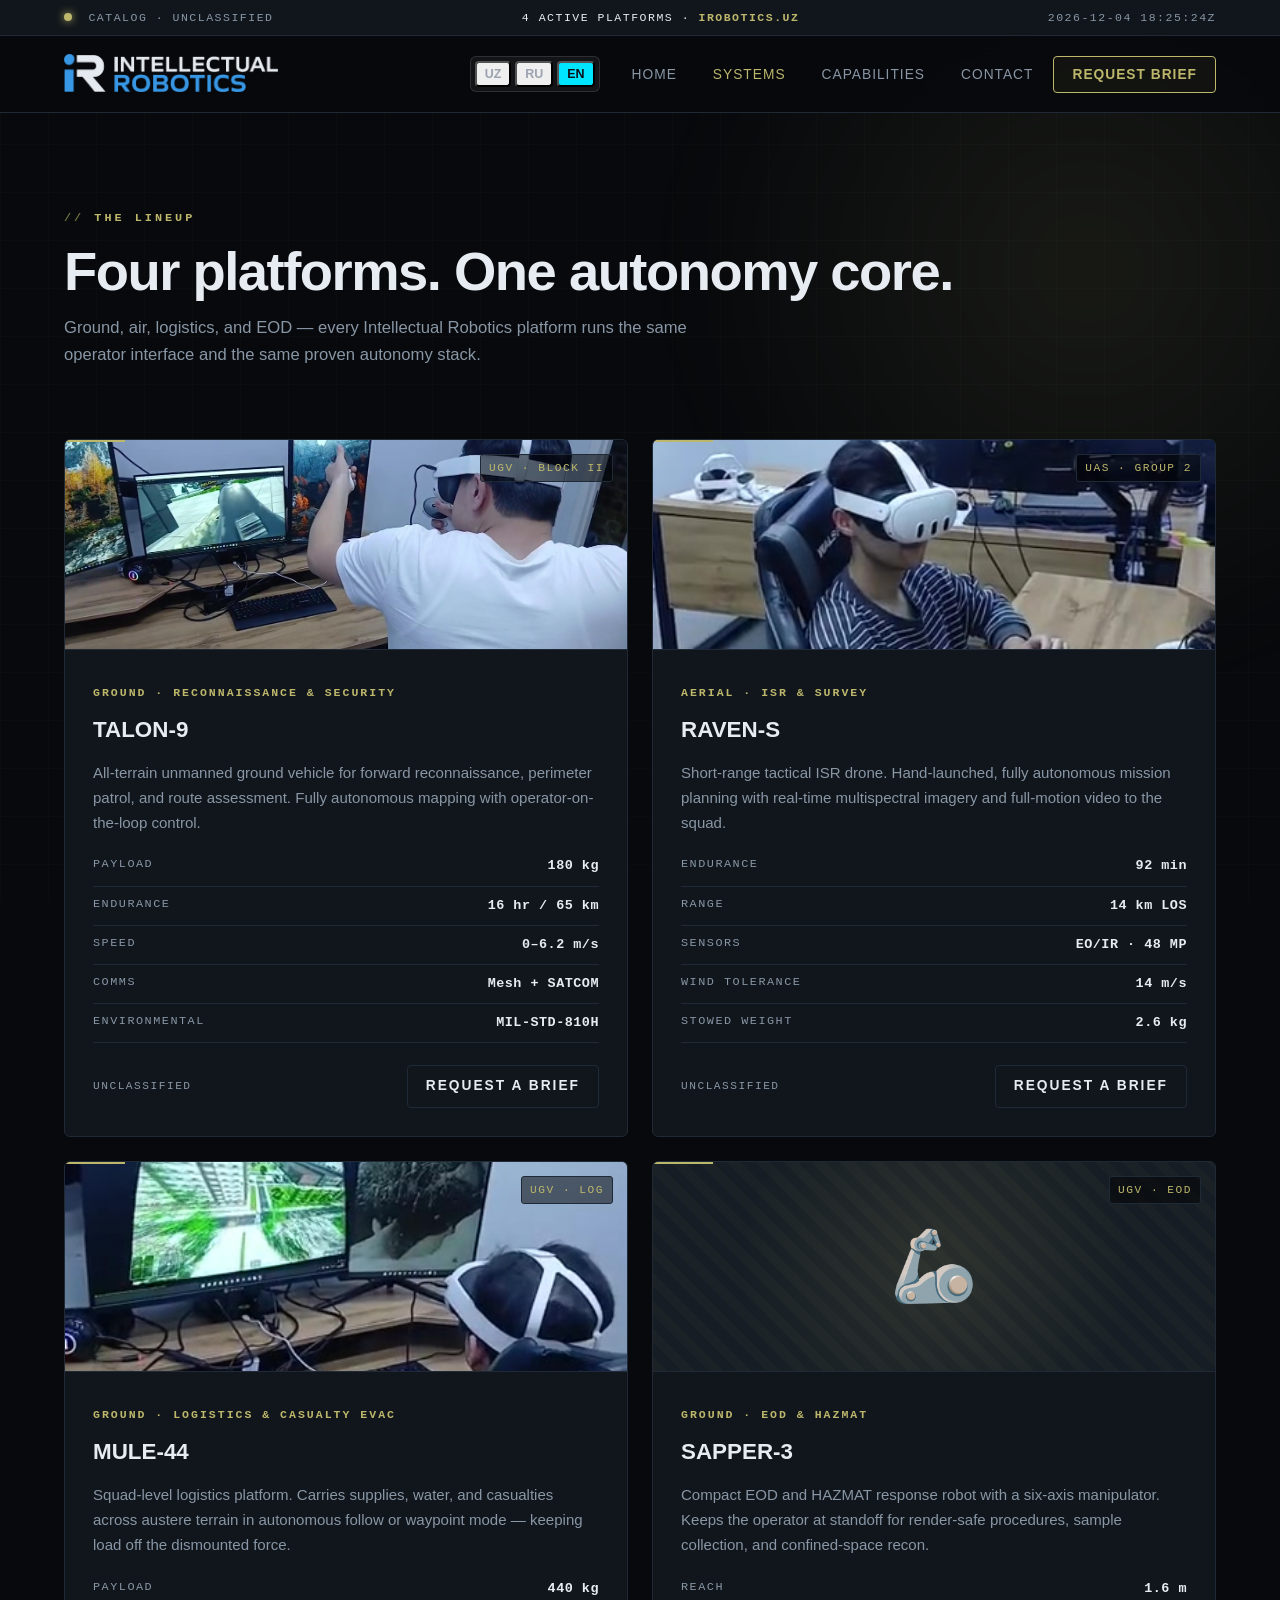
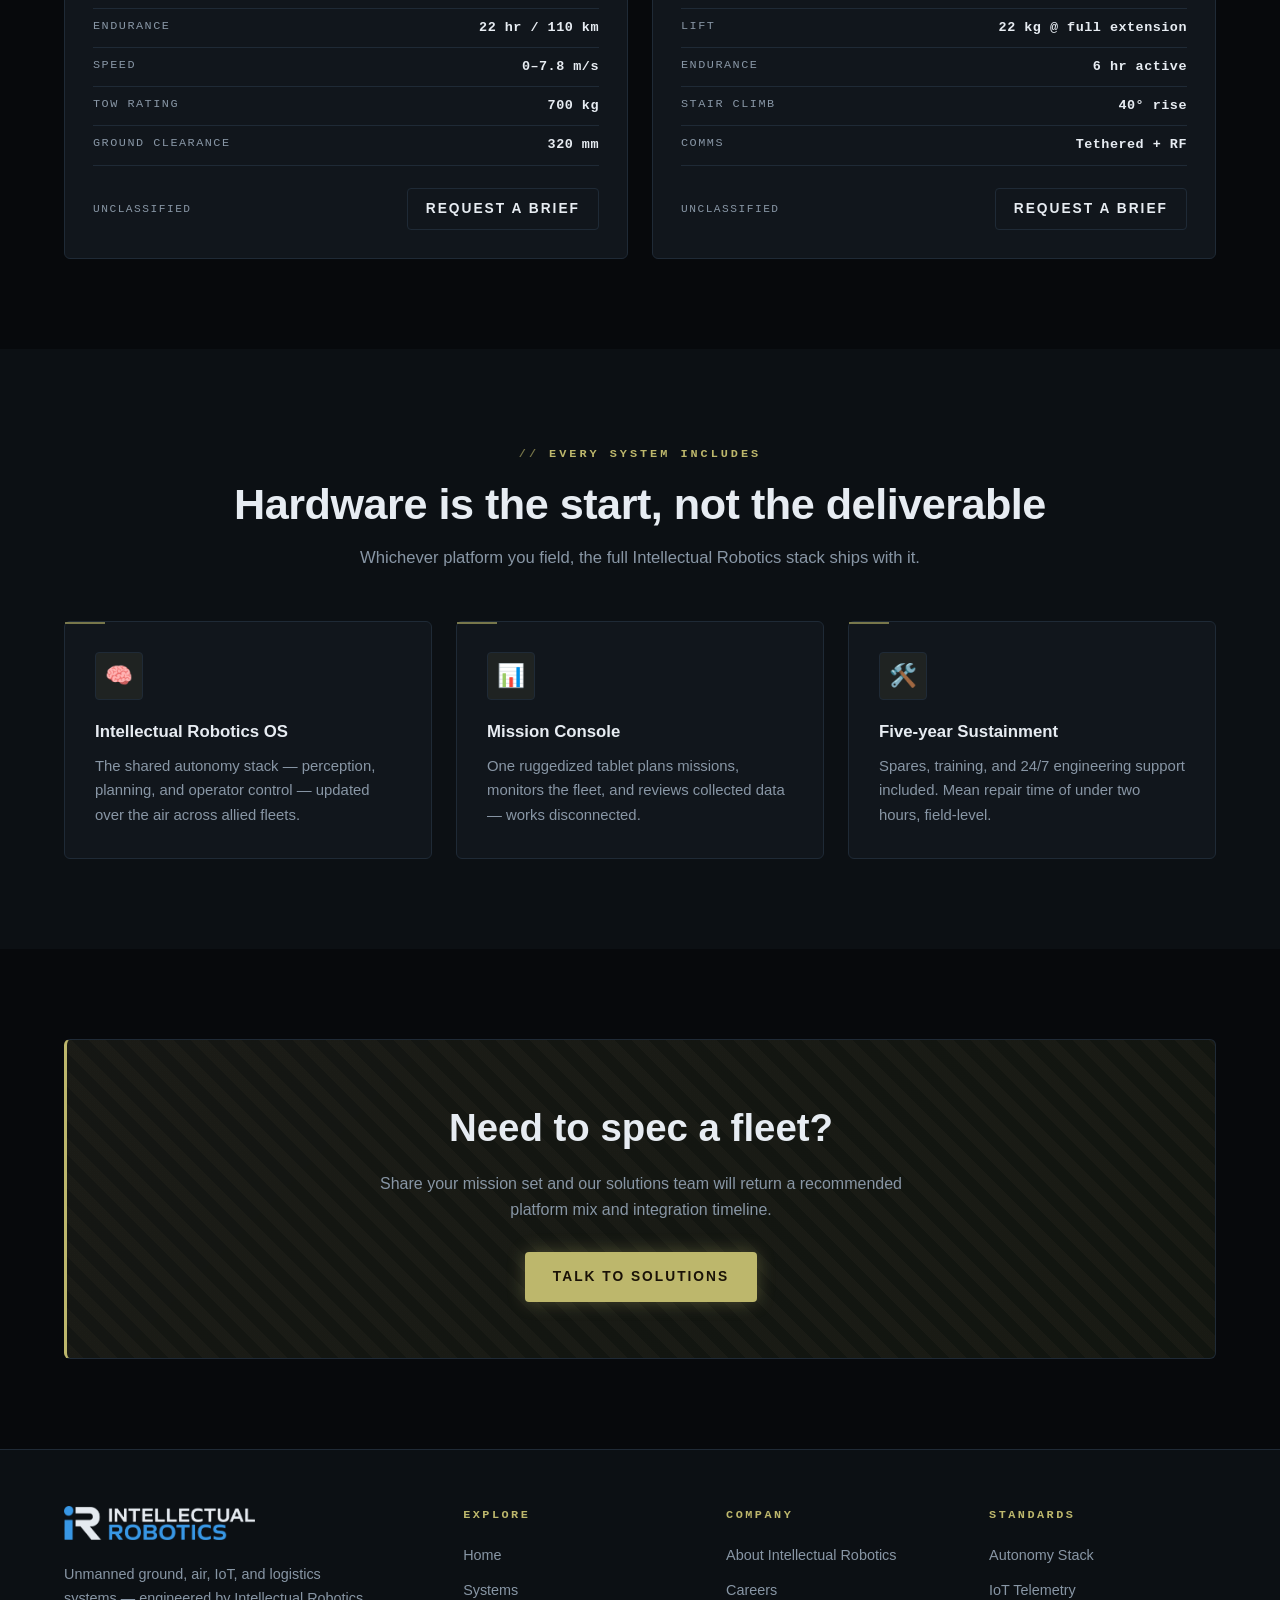
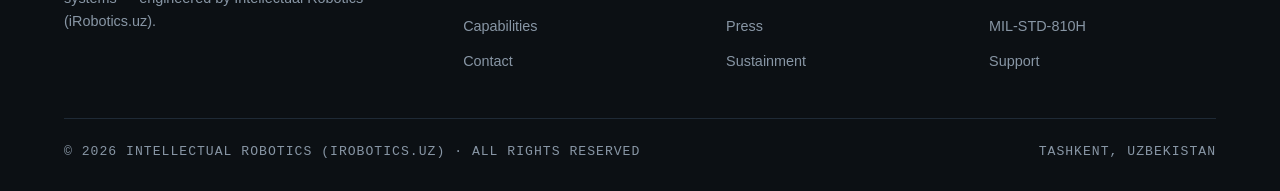
<file: systems.html>
<!DOCTYPE html>
<html lang="en">
<head>
<meta charset="UTF-8" />
<meta name="viewport" content="width=device-width, initial-scale=1.0" />
<title>Systems — Intellectual Robotics (iRobotics.uz)</title>
<meta name="description" content="The Intellectual Robotics unmanned systems lineup: TALON-9 UGV, RAVEN-S ISR drone, MULE-44 logistics platform, and SAPPER-3 EOD robot." />
<link rel="icon" href="/favicon.ico" sizes="any" />
<link rel="icon" type="image/png" sizes="48x48" href="/assets/favicon-48.png" />
<link rel="icon" type="image/png" sizes="96x96" href="/assets/favicon-96.png" />
<link rel="icon" type="image/png" sizes="192x192" href="/assets/favicon-192.png" />
<link rel="icon" type="image/png" sizes="32x32" href="/assets/favicon-32.png" />
<link rel="apple-touch-icon" sizes="180x180" href="/assets/favicon.png" />
<link rel="stylesheet" href="style.css" />
</head>
<body>

<!-- ALERT BAR -->
<div class="alert-bar">
  <div class="container">
    <span><span class="pulse"></span> <span data-i18n="sys_alert">CATALOG · UNCLASSIFIED</span></span>
    <span class="stat-line">4 <span data-i18n="sys_active_platforms">ACTIVE PLATFORMS</span> · <strong>IROBOTICS.UZ</strong></span>
    <span data-clock>—</span>
  </div>
</div>

<!-- NAVBAR -->
<nav class="nav">
  <div class="container nav-inner">
    <a href="index.html" class="logo" aria-label="Intellectual Robotics — home">
      <img src="assets/logo-dark.png" alt="Intellectual Robotics" class="logo-img" width="901" height="160" />
    </a>
    <div class="lang-switch" aria-label="Language selector">
      <button class="lang-btn" data-lang="uz">UZ</button>
      <button class="lang-btn" data-lang="ru">RU</button>
      <button class="lang-btn active" data-lang="en">EN</button>
    </div>
    <button class="nav-toggle" aria-label="Menu">☰</button>
    <ul class="nav-links">
      <li><a href="index.html" data-i18n="nav_home">Home</a></li>
      <li><a href="systems.html" class="active" data-i18n="nav_systems">Systems</a></li>
      <li><a href="capabilities.html" data-i18n="nav_capabilities">Capabilities</a></li>
      <li><a href="contact.html" data-i18n="nav_contact">Contact</a></li>
      <li><a href="contact.html" class="nav-cta" data-i18n="nav_cta">Request Brief</a></li>
    </ul>
  </div>
</nav>

<!-- PAGE HERO -->
<header class="hero" style="padding:90px 0 40px;">
  <div class="container">
    <div class="section-head reveal" style="margin-bottom:0;">
      <span class="eyebrow" data-i18n="sys_eyebrow">The Lineup</span>
      <h1 class="section-title" style="font-size:clamp(2.2rem,4.6vw,3.4rem);" data-i18n="sys_title">Four platforms. One autonomy core.</h1>
      <p class="section-intro" data-i18n="sys_intro">Ground, air, logistics, and EOD — every Intellectual Robotics platform runs the same operator interface and the same proven autonomy stack.</p>
    </div>
  </div>
</header>

<!-- SYSTEMS GRID -->
<section style="padding-top:30px;">
  <div class="container">
    <div class="grid grid-2">

      <!-- TALON-9 -->
      <article class="product-card reveal">
        <div class="product-art">
          <span class="designation">UGV · BLOCK II</span>
          <video autoplay loop muted playsinline preload="metadata" poster="assets/talon-poster.jpg"><source src="assets/talon-demo.mp4" type="video/mp4" /></video>
        </div>
        <div class="product-body">
          <span class="product-tag" data-i18n="talon_tag">Ground · Reconnaissance &amp; Security</span>
          <h3>TALON-9</h3>
          <p data-i18n="talon_desc">All-terrain unmanned ground vehicle for forward reconnaissance, perimeter patrol, and route assessment. Fully autonomous mapping with operator-on-the-loop control.</p>
          <ul class="product-specs">
            <li><span data-i18n="spec_payload">Payload</span><span>180 kg</span></li>
            <li><span data-i18n="spec_endurance">Endurance</span><span>16 hr / 65 km</span></li>
            <li><span data-i18n="spec_speed">Speed</span><span>0–6.2 m/s</span></li>
            <li><span data-i18n="spec_comms">Comms</span><span>Mesh + SATCOM</span></li>
            <li><span data-i18n="spec_env">Environmental</span><span>MIL-STD-810H</span></li>
          </ul>
          <div class="action-row">
            <span class="classification">UNCLASSIFIED</span>
            <a href="contact.html" class="btn btn-ghost" style="padding:9px 18px;" data-i18n="cta_btn">Request Brief</a>
          </div>
        </div>
      </article>

      <!-- RAVEN-S -->
      <article class="product-card reveal">
        <div class="product-art">
          <span class="designation">UAS · GROUP 2</span>
          <video autoplay loop muted playsinline preload="metadata" poster="assets/raven-poster.jpg"><source src="assets/raven-demo.mp4" type="video/mp4" /></video>
        </div>
        <div class="product-body">
          <span class="product-tag" data-i18n="raven_tag">Aerial · ISR &amp; Survey</span>
          <h3>RAVEN-S</h3>
          <p data-i18n="raven_desc">Short-range tactical ISR drone. Hand-launched, fully autonomous mission planning with real-time multispectral imagery and full-motion video to the squad.</p>
          <ul class="product-specs">
            <li><span data-i18n="spec_endurance">Endurance</span><span>92 min</span></li>
            <li><span data-i18n="spec_range">Range</span><span>14 km LOS</span></li>
            <li><span data-i18n="spec_sensors">Sensors</span><span>EO/IR · 48 MP</span></li>
            <li><span data-i18n="spec_wind">Wind tolerance</span><span>14 m/s</span></li>
            <li><span data-i18n="spec_weight">Stowed weight</span><span>2.6 kg</span></li>
          </ul>
          <div class="action-row">
            <span class="classification">UNCLASSIFIED</span>
            <a href="contact.html" class="btn btn-ghost" style="padding:9px 18px;" data-i18n="cta_btn">Request Brief</a>
          </div>
        </div>
      </article>

      <!-- MULE-44 -->
      <article class="product-card reveal">
        <div class="product-art">
          <span class="designation">UGV · LOG</span>
          <video autoplay loop muted playsinline preload="metadata" poster="assets/mule-poster.jpg"><source src="assets/mule-demo.mp4" type="video/mp4" /></video>
        </div>
        <div class="product-body">
          <span class="product-tag" data-i18n="mule_tag">Ground · Logistics &amp; Casualty Evac</span>
          <h3>MULE-44</h3>
          <p data-i18n="mule_desc">Squad-level logistics platform. Carries supplies, water, and casualties across austere terrain in autonomous follow or waypoint mode — keeping load off the dismounted force.</p>
          <ul class="product-specs">
            <li><span data-i18n="spec_payload">Payload</span><span>440 kg</span></li>
            <li><span data-i18n="spec_endurance">Endurance</span><span>22 hr / 110 km</span></li>
            <li><span data-i18n="spec_speed">Speed</span><span>0–7.8 m/s</span></li>
            <li><span data-i18n="spec_tow">Tow rating</span><span>700 kg</span></li>
            <li><span data-i18n="spec_clearance">Ground clearance</span><span>320 mm</span></li>
          </ul>
          <div class="action-row">
            <span class="classification">UNCLASSIFIED</span>
            <a href="contact.html" class="btn btn-ghost" style="padding:9px 18px;" data-i18n="cta_btn">Request Brief</a>
          </div>
        </div>
      </article>

      <!-- SAPPER-3 -->
      <article class="product-card reveal">
        <div class="product-art">
          <span class="designation">UGV · EOD</span>
          🦾
        </div>
        <div class="product-body">
          <span class="product-tag" data-i18n="sapper_tag">Ground · EOD &amp; HAZMAT</span>
          <h3>SAPPER-3</h3>
          <p data-i18n="sapper_desc">Compact EOD and HAZMAT response robot with a six-axis manipulator. Keeps the operator at standoff for render-safe procedures, sample collection, and confined-space recon.</p>
          <ul class="product-specs">
            <li><span data-i18n="spec_reach">Reach</span><span>1.6 m</span></li>
            <li><span data-i18n="spec_lift">Lift</span><span>22 kg @ full extension</span></li>
            <li><span data-i18n="spec_endurance">Endurance</span><span>6 hr active</span></li>
            <li><span data-i18n="spec_stair">Stair climb</span><span>40° rise</span></li>
            <li><span data-i18n="spec_comms">Comms</span><span>Tethered + RF</span></li>
          </ul>
          <div class="action-row">
            <span class="classification">UNCLASSIFIED</span>
            <a href="contact.html" class="btn btn-ghost" style="padding:9px 18px;" data-i18n="cta_btn">Request Brief</a>
          </div>
        </div>
      </article>

    </div>
  </div>
</section>

<!-- INCLUDED -->
<section style="background:var(--bg-2);">
  <div class="container">
    <div class="section-head center reveal">
      <span class="eyebrow" data-i18n="inc_eyebrow">Every system includes</span>
      <h2 class="section-title" data-i18n="inc_title">Hardware is the start, not the deliverable</h2>
      <p class="section-intro" data-i18n="inc_intro">Whichever platform you field, the full Intellectual Robotics stack ships with it.</p>
    </div>
    <div class="grid grid-3">
      <div class="card reveal">
        <div class="ico">🧠</div>
        <h3 data-i18n="inc1_title">Intellectual Robotics OS</h3>
        <p data-i18n="inc1_desc">The shared autonomy stack — perception, planning, and operator control — updated over the air across allied fleets.</p>
      </div>
      <div class="card reveal">
        <div class="ico">📊</div>
        <h3 data-i18n="inc2_title">Mission Console</h3>
        <p data-i18n="inc2_desc">One ruggedized tablet plans missions, monitors the fleet, and reviews collected data — works disconnected.</p>
      </div>
      <div class="card reveal">
        <div class="ico">🛠️</div>
        <h3 data-i18n="inc3_title">Five-year Sustainment</h3>
        <p data-i18n="inc3_desc">Spares, training, and 24/7 engineering support included. Mean repair time of under two hours, field-level.</p>
      </div>
    </div>
  </div>
</section>

<!-- CTA -->
<section>
  <div class="container">
    <div class="cta-strip reveal">
      <h2 data-i18n="fleet_title">Need to spec a fleet?</h2>
      <p data-i18n="fleet_desc">Share your mission set and our solutions team will return a recommended platform mix and integration timeline.</p>
      <a href="contact.html" class="btn btn-primary" data-i18n="fleet_btn">Talk to Solutions</a>
    </div>
  </div>
</section>

<!-- FOOTER -->
<footer class="footer">
  <div class="container">
    <div class="footer-grid">
      <div>
        <a href="index.html" class="logo" aria-label="Intellectual Robotics — home">
          <img src="assets/logo-dark.png" alt="Intellectual Robotics" class="logo-img" width="901" height="160" />
        </a>
        <p class="tag" data-i18n="footer_tag">Unmanned ground, air, IoT, and logistics systems — engineered by Intellectual Robotics (iRobotics.uz).</p>
      </div>
      <div>
        <h4 data-i18n="footer_explore">Explore</h4>
        <ul>
          <li><a href="index.html" data-i18n="nav_home">Home</a></li>
          <li><a href="systems.html" data-i18n="nav_systems">Systems</a></li>
          <li><a href="capabilities.html" data-i18n="nav_capabilities">Capabilities</a></li>
          <li><a href="contact.html" data-i18n="nav_contact">Contact</a></li>
        </ul>
      </div>
      <div>
        <h4 data-i18n="footer_company">Company</h4>
        <ul>
          <li><a href="index.html#about" data-i18n="about_eyebrow">About</a></li>
          <li><a href="contact.html" data-i18n="footer_careers">Careers</a></li>
          <li><a href="contact.html" data-i18n="footer_press">Press</a></li>
          <li><a href="contact.html" data-i18n="footer_sustainment">Sustainment</a></li>
        </ul>
      </div>
      <div>
        <h4 data-i18n="footer_standards">Standards</h4>
        <ul>
          <li><a href="capabilities.html" data-i18n="std_autonomy">Autonomy Stack</a></li>
          <li><a href="capabilities.html" data-i18n="std_iot">IoT Telemetry</a></li>
          <li><a href="capabilities.html" data-i18n="std_mil">MIL-STD-810H</a></li>
          <li><a href="contact.html" data-i18n="std_support">Support</a></li>
        </ul>
      </div>
    </div>
    <div class="footer-bottom">
      <span>© <span data-year>2026</span> INTELLECTUAL ROBOTICS (IROBOTICS.UZ) · ALL RIGHTS RESERVED</span>
      <span data-i18n="footer_location">TASHKENT, UZBEKISTAN</span>
    </div>
  </div>
</footer>

<script src="script.js"></script>
</body>
</html>
</file>
<file: style.css>
/* ============================================
   SENTINEL Defense Systems — Tactical Dark Theme
   Shared stylesheet for all pages
   ============================================ */

:root {
  --bg: #07090c;
  --bg-2: #0c1014;
  --panel: #11161c;
  --panel-2: #161d24;
  --border: #1f2a36;
  --text: #e7ecf2;
  --muted: #8896a5;
  --amber: #BDB76C;
  --amber-dim: #8a8447;
  --olive: #708238;
  --steel: #6b8aa6;
  --danger: #c64a3b;
  --glow: rgba(189, 183, 108, 0.32);
  --radius: 6px;
  --maxw: 1200px;
  --font: "Inter", "Segoe UI", "Helvetica Neue", Arial, sans-serif;
  --mono: "JetBrains Mono", "Consolas", "Menlo", monospace;
}

* { margin: 0; padding: 0; box-sizing: border-box; }

html { scroll-behavior: smooth; }

body {
  background: var(--bg);
  color: var(--text);
  font-family: var(--font);
  line-height: 1.65;
  overflow-x: hidden;
  -webkit-font-smoothing: antialiased;
}

/* Tactical grid + topo backdrop */
body::before {
  content: "";
  position: fixed;
  inset: 0;
  background-image:
    linear-gradient(rgba(112, 130, 56, 0.04) 1px, transparent 1px),
    linear-gradient(90deg, rgba(112, 130, 56, 0.04) 1px, transparent 1px);
  background-size: 48px 48px;
  z-index: -2;
  pointer-events: none;
}
body::after {
  content: "";
  position: fixed;
  top: -20%;
  right: -20%;
  width: 70vw;
  height: 70vw;
  background:
    radial-gradient(circle, rgba(189, 183, 108, 0.10), transparent 65%);
  filter: blur(40px);
  z-index: -1;
  pointer-events: none;
}

a { color: inherit; text-decoration: none; }
img { max-width: 100%; display: block; }

.container {
  width: 100%;
  max-width: var(--maxw);
  margin: 0 auto;
  padding: 0 24px;
}

/* ============================================
   ALERT BAR
   ============================================ */
.alert-bar {
  background: var(--panel);
  border-bottom: 1px solid var(--border);
  font-family: var(--mono);
  font-size: 0.72rem;
  letter-spacing: 1.5px;
  text-transform: uppercase;
  color: var(--muted);
}
.alert-bar .container {
  display: flex;
  justify-content: space-between;
  align-items: center;
  padding-top: 8px;
  padding-bottom: 8px;
  flex-wrap: wrap;
  gap: 8px;
}
.alert-bar .pulse {
  display: inline-block;
  width: 8px;
  height: 8px;
  border-radius: 50%;
  background: var(--amber);
  margin-right: 8px;
  box-shadow: 0 0 8px var(--amber);
  animation: pulse 2s ease-in-out infinite;
}
@keyframes pulse {
  0%,100% { opacity: 1; }
  50% { opacity: 0.35; }
}
.alert-bar .stat-line { color: var(--text); }
.alert-bar .stat-line strong { color: var(--amber); font-weight: 600; }

/* ============================================
   NAVBAR
   ============================================ */
.nav {
  position: sticky;
  top: 0;
  z-index: 100;
  background: rgba(7, 9, 12, 0.88);
  backdrop-filter: blur(12px);
  border-bottom: 1px solid var(--border);
}
.nav-inner {
  display: flex;
  align-items: center;
  justify-content: space-between;
  height: 76px;
}
.logo {
  display: inline-flex;
  align-items: center;
  flex-shrink: 0;
  line-height: 0;
  transition: opacity 0.2s;
}
.logo:hover { opacity: 0.82; }
.logo:focus-visible {
  outline: 1px solid var(--amber);
  outline-offset: 6px;
  border-radius: 2px;
}
.logo-img {
  display: block;
  height: 38px;
  width: auto;
  /* optical lift so the wordmark sits on the nav's visual centre line */
  transform: translateY(-1px);
}
.footer .logo-img { height: 34px; transform: none; }

.nav-links {
  display: flex;
  gap: 4px;
  list-style: none;
  align-items: center;
}
.nav-links a {
  padding: 9px 16px;
  border-radius: 4px;
  font-size: 0.86rem;
  font-weight: 500;
  letter-spacing: 1px;
  text-transform: uppercase;
  color: var(--muted);
  transition: color 0.2s, background 0.2s;
}
.nav-links a:hover { color: var(--text); background: var(--panel-2); }
.nav-links a.active { color: var(--amber); }

.nav-cta {
  padding: 10px 18px !important;
  border: 1px solid var(--amber);
  border-radius: 4px;
  color: var(--amber) !important;
  background: rgba(189, 183, 108, 0.06);
  font-weight: 700 !important;
}
.nav-cta:hover {
  background: var(--amber) !important;
  color: #1a1207 !important;
  box-shadow: 0 0 18px var(--glow);
}

.nav-toggle {
  display: none;
  background: none;
  border: 1px solid var(--border);
  border-radius: 4px;
  color: var(--text);
  font-size: 1.4rem;
  width: 44px;
  height: 44px;
  cursor: pointer;
}

.lang-switch {
  display: inline-flex;
  gap: 4px;
  background: rgba(255, 255, 255, 0.05);
  padding: 4px;
  border-radius: 6px;
  border: 1px solid rgba(255, 255, 255, 0.12);
  margin-left: auto;
  margin-right: 16px;
}
.lang-btn {
  padding: 4px 8px;
  font-size: 0.78rem;
  font-weight: 600;
  color: var(--text-muted, #9ca3af);
  text-decoration: none;
  border-radius: 4px;
  transition: 0.2s ease;
}
.lang-btn.active,
.lang-btn:hover {
  background: var(--accent, #00e5ff);
  color: #0a0e17;
}

/* ============================================
   BUTTONS
   ============================================ */
.btn {
  display: inline-block;
  padding: 14px 28px;
  border-radius: 4px;
  font-weight: 700;
  font-size: 0.86rem;
  letter-spacing: 2px;
  text-transform: uppercase;
  cursor: pointer;
  border: none;
  transition: transform 0.15s, box-shadow 0.2s, background 0.2s;
}
.btn-primary {
  background: var(--amber);
  color: #1a1207;
  box-shadow: 0 0 18px var(--glow);
}
.btn-primary:hover { transform: translateY(-2px); box-shadow: 0 0 28px var(--glow); }
.btn-ghost {
  background: transparent;
  border: 1px solid var(--border);
  color: var(--text);
}
.btn-ghost:hover { border-color: var(--amber); color: var(--amber); }

/* ============================================
   SECTION HELPERS
   ============================================ */
section { padding: 90px 0; position: relative; }

.eyebrow {
  display: inline-block;
  font-family: var(--mono);
  font-size: 0.74rem;
  letter-spacing: 3px;
  text-transform: uppercase;
  color: var(--amber);
  font-weight: 600;
  margin-bottom: 14px;
}
.eyebrow::before { content: "// "; opacity: 0.6; }

.section-title {
  font-size: clamp(1.8rem, 3.6vw, 2.7rem);
  font-weight: 800;
  line-height: 1.18;
  letter-spacing: -0.5px;
}
.section-intro {
  color: var(--muted);
  max-width: 640px;
  margin-top: 14px;
  font-size: 1.04rem;
}
.section-head { margin-bottom: 50px; }
.center { text-align: center; }
.center .section-intro { margin-left: auto; margin-right: auto; }

/* ============================================
   HERO
   ============================================ */
.hero {
  padding: 100px 0 90px;
  position: relative;
  overflow: hidden;
}
.hero-grid {
  display: grid;
  grid-template-columns: 1.05fr 0.95fr;
  gap: 56px;
  align-items: center;
}
.hero-badge {
  display: inline-flex;
  align-items: center;
  gap: 10px;
  padding: 7px 16px;
  border: 1px solid var(--border);
  border-radius: 4px;
  font-family: var(--mono);
  font-size: 0.74rem;
  letter-spacing: 2px;
  text-transform: uppercase;
  color: var(--muted);
  margin-bottom: 22px;
  background: var(--panel);
}
.hero-badge .dot {
  width: 8px; height: 8px; border-radius: 50%;
  background: var(--amber);
  box-shadow: 0 0 10px var(--amber);
}
.hero h1 {
  font-size: clamp(2.4rem, 5.4vw, 4rem);
  font-weight: 800;
  line-height: 1.05;
  letter-spacing: -1.5px;
}
.hero h1 .accent {
  color: var(--amber);
  position: relative;
  display: inline-block;
}
.hero p.lead {
  color: var(--muted);
  font-size: 1.12rem;
  margin: 22px 0 32px;
  max-width: 520px;
}
.hero-actions { display: flex; gap: 14px; flex-wrap: wrap; }
.hero-stats {
  display: flex;
  gap: 40px;
  margin-top: 50px;
  flex-wrap: wrap;
  padding-top: 30px;
  border-top: 1px solid var(--border);
}
.stat .num {
  font-family: var(--mono);
  font-size: 1.85rem;
  font-weight: 700;
  color: var(--amber);
  line-height: 1;
}
.stat .label {
  font-size: 0.74rem;
  color: var(--muted);
  letter-spacing: 2px;
  text-transform: uppercase;
  margin-top: 6px;
}

/* Hero visual — targeting reticle */
.hero-visual {
  position: relative;
  height: 440px;
  display: grid;
  place-items: center;
}
.reticle {
  width: 320px;
  height: 320px;
  border: 1.5px solid var(--amber);
  border-radius: 50%;
  position: relative;
  box-shadow: 0 0 50px rgba(189, 183, 108, 0.2), inset 0 0 50px rgba(0,0,0,0.6);
  background:
    radial-gradient(circle at 45% 40%, rgba(189,183,108,0.10), transparent 65%),
    radial-gradient(circle at 65% 70%, rgba(112,130,56,0.18), transparent 60%),
    var(--panel);
  display: grid;
  place-items: center;
}
.reticle::before, .reticle::after {
  content: "";
  position: absolute;
  background: var(--amber);
  opacity: 0.7;
}
.reticle::before { left: 50%; top: -16px; bottom: -16px; width: 1px; transform: translateX(-50%); }
.reticle::after { top: 50%; left: -16px; right: -16px; height: 1px; transform: translateY(-50%); }
.reticle .inner {
  width: 90px;
  height: 90px;
  border: 1px dashed var(--amber);
  border-radius: 50%;
  display: grid;
  place-items: center;
  font-size: 2.6rem;
  animation: pulse 3s ease-in-out infinite;
}
.ring {
  position: absolute;
  border: 1px dashed var(--amber-dim);
  border-radius: 50%;
  opacity: 0.35;
}
.ring.r1 { width: 380px; height: 380px; animation: spin 22s linear infinite; }
.ring.r2 { width: 450px; height: 450px; border-style: dotted; animation: spin 32s linear infinite reverse; }
.coord {
  position: absolute;
  font-family: var(--mono);
  font-size: 0.7rem;
  color: var(--amber);
  opacity: 0.8;
  letter-spacing: 1px;
}
.coord.tl { top: 10px; left: 10px; }
.coord.tr { top: 10px; right: 10px; }
.coord.bl { bottom: 10px; left: 10px; }
.coord.br { bottom: 10px; right: 10px; }

@keyframes spin { to { transform: rotate(360deg); } }

/* ============================================
   ABOUT
   ============================================ */
.about-grid {
  display: grid;
  grid-template-columns: 1fr 1fr;
  gap: 60px;
  align-items: center;
}
.about-visual {
  background: var(--panel);
  border: 1px solid var(--border);
  border-radius: var(--radius);
  padding: 36px;
  display: grid;
  grid-template-columns: 1fr 1fr;
  gap: 16px;
}
.about-cell {
  background: var(--panel-2);
  border: 1px solid var(--border);
  border-radius: 4px;
  padding: 22px 18px;
  text-align: center;
}
.about-cell .ico { font-size: 1.7rem; }
.about-cell .t { font-weight: 700; margin-top: 8px; font-size: 0.95rem; }
.about-cell .d { font-size: 0.78rem; color: var(--muted); font-family: var(--mono); letter-spacing: 1px; margin-top: 2px; }

.about-text h3 {
  margin-top: 26px;
  font-size: 1.1rem;
  font-family: var(--mono);
  letter-spacing: 1.5px;
  text-transform: uppercase;
  color: var(--amber);
}
.about-text p { color: var(--muted); margin-top: 8px; }

/* ============================================
   CARDS / GRID
   ============================================ */
.grid {
  display: grid;
  gap: 24px;
}
.grid-3 { grid-template-columns: repeat(3, 1fr); }
.grid-2 { grid-template-columns: repeat(2, 1fr); }
.grid-4 { grid-template-columns: repeat(4, 1fr); }

.card {
  background: var(--panel);
  border: 1px solid var(--border);
  border-radius: var(--radius);
  padding: 30px;
  transition: transform 0.2s, border-color 0.2s, box-shadow 0.2s;
  position: relative;
}
.card::before {
  content: "";
  position: absolute;
  top: 0; left: 0;
  width: 40px;
  height: 2px;
  background: var(--amber);
  opacity: 0.6;
}
.card:hover {
  transform: translateY(-4px);
  border-color: var(--amber-dim);
  box-shadow: 0 14px 40px rgba(0, 0, 0, 0.5);
}
.card .ico {
  width: 48px;
  height: 48px;
  display: grid;
  place-items: center;
  border-radius: 4px;
  background: rgba(189, 183, 108, 0.08);
  border: 1px solid var(--border);
  font-size: 1.4rem;
  margin-bottom: 18px;
}
.card h3 { font-size: 1.05rem; font-weight: 700; }
.card p { color: var(--muted); margin-top: 8px; font-size: 0.93rem; }

/* System / product cards */
.product-card {
  background: var(--panel);
  border: 1px solid var(--border);
  border-radius: var(--radius);
  overflow: hidden;
  transition: transform 0.2s, border-color 0.2s, box-shadow 0.2s;
  position: relative;
}
.product-card::before {
  content: "";
  position: absolute;
  top: 0; left: 0;
  width: 60px;
  height: 2px;
  background: var(--amber);
  z-index: 2;
}
.product-card:hover {
  transform: translateY(-4px);
  border-color: var(--amber-dim);
  box-shadow: 0 16px 44px rgba(0,0,0,0.55);
}
.product-art {
  height: 210px;
  display: grid;
  place-items: center;
  font-size: 4.4rem;
  background:
    repeating-linear-gradient(45deg, rgba(189,183,108,0.03) 0 10px, transparent 10px 20px),
    radial-gradient(circle at 50% 50%, rgba(189,183,108,0.12), transparent 65%),
    var(--panel-2);
  border-bottom: 1px solid var(--border);
  position: relative;
}
.product-art .designation {
  position: absolute;
  top: 14px;
  right: 14px;
  font-family: var(--mono);
  font-size: 0.7rem;
  letter-spacing: 1.5px;
  color: var(--amber);
  background: rgba(0,0,0,0.5);
  padding: 4px 8px;
  border: 1px solid var(--border);
  border-radius: 3px;
}
.product-body { padding: 28px; }
.product-tag {
  font-family: var(--mono);
  font-size: 0.72rem;
  letter-spacing: 2px;
  text-transform: uppercase;
  color: var(--amber);
  font-weight: 600;
}
.product-body h3 { font-size: 1.4rem; margin: 8px 0 12px; font-weight: 800; }
.product-body p { color: var(--muted); font-size: 0.94rem; }
.product-specs {
  list-style: none;
  margin: 20px 0 4px;
  display: flex;
  flex-direction: column;
  gap: 8px;
}
.product-specs li {
  display: flex;
  justify-content: space-between;
  font-size: 0.84rem;
  padding-bottom: 8px;
  border-bottom: 1px solid var(--border);
  font-family: var(--mono);
  letter-spacing: 0.5px;
}
.product-specs li span:first-child { color: var(--muted); text-transform: uppercase; font-size: 0.74rem; letter-spacing: 1.5px; }
.product-specs li span:last-child { color: var(--text); font-weight: 600; }
.action-row {
  display: flex;
  align-items: center;
  justify-content: space-between;
  margin-top: 22px;
}
.classification {
  font-family: var(--mono);
  font-size: 0.7rem;
  letter-spacing: 1.5px;
  color: var(--muted);
}

/* ============================================
   CAPABILITY / SPEC ROWS
   ============================================ */
.spec-row {
  display: grid;
  grid-template-columns: 1fr 1fr;
  gap: 50px;
  align-items: center;
  margin-bottom: 70px;
}
.spec-row:last-child { margin-bottom: 0; }
.spec-row.reverse .spec-visual { order: -1; }
.spec-visual {
  background: var(--panel);
  border: 1px solid var(--border);
  border-radius: var(--radius);
  height: 300px;
  display: grid;
  place-items: center;
  font-size: 5rem;
  background-image:
    repeating-linear-gradient(45deg, rgba(189,183,108,0.03) 0 10px, transparent 10px 20px),
    radial-gradient(circle at 50% 45%, rgba(112,130,56,0.16), transparent 60%);
  position: relative;
}
.spec-visual .frame-corners::before,
.spec-visual .frame-corners::after,
.spec-visual::before,
.spec-visual::after {
  content: "";
  position: absolute;
  width: 22px;
  height: 22px;
  border: 1.5px solid var(--amber);
}
.spec-visual::before { top: 10px; left: 10px; border-right: none; border-bottom: none; }
.spec-visual::after { top: 10px; right: 10px; border-left: none; border-bottom: none; }
.spec-visual .frame-corners::before { bottom: 10px; left: 10px; border-right: none; border-top: none; }
.spec-visual .frame-corners::after { bottom: 10px; right: 10px; border-left: none; border-top: none; }

.spec-text h3 { font-size: 1.5rem; font-weight: 800; }
.spec-text p { color: var(--muted); margin-top: 10px; }
.spec-list { list-style: none; margin-top: 20px; display: flex; flex-direction: column; gap: 11px; }
.spec-list li {
  display: flex; gap: 12px; align-items: flex-start;
  font-size: 0.94rem; color: var(--muted);
}
.spec-list li::before {
  content: "▸"; color: var(--amber); font-weight: 700;
}

.metric-bar {
  display: grid;
  grid-template-columns: repeat(4, 1fr);
  gap: 16px;
  margin-top: 40px;
}
.metric {
  background: var(--panel);
  border: 1px solid var(--border);
  border-radius: var(--radius);
  padding: 26px 18px;
  text-align: center;
  position: relative;
}
.metric::before {
  content: "";
  position: absolute;
  top: 0; left: 0;
  width: 28px;
  height: 2px;
  background: var(--amber);
}
.metric .big {
  font-family: var(--mono);
  font-size: 2rem;
  font-weight: 700;
  color: var(--amber);
  line-height: 1;
}
.metric .cap {
  font-size: 0.72rem;
  color: var(--muted);
  margin-top: 8px;
  letter-spacing: 2px;
  text-transform: uppercase;
}

/* ============================================
   CTA STRIP
   ============================================ */
.cta-strip {
  background:
    repeating-linear-gradient(45deg, rgba(189,183,108,0.04) 0 12px, transparent 12px 24px),
    linear-gradient(135deg, rgba(189, 183, 108, 0.08), rgba(112, 130, 56, 0.10));
  border: 1px solid var(--border);
  border-left: 3px solid var(--amber);
  border-radius: 6px;
  padding: 56px 48px;
  text-align: center;
}
.cta-strip h2 { font-size: clamp(1.7rem, 3.4vw, 2.4rem); font-weight: 800; }
.cta-strip p { color: var(--muted); margin: 12px auto 28px; max-width: 540px; }

/* ============================================
   CONTACT
   ============================================ */
.contact-grid {
  display: grid;
  grid-template-columns: 0.9fr 1.1fr;
  gap: 48px;
}
.contact-info .info-item {
  display: flex;
  gap: 16px;
  padding: 22px 0;
  border-bottom: 1px solid var(--border);
}
.contact-info .info-item:last-child { border-bottom: none; }
.info-ico {
  width: 46px; height: 46px;
  flex-shrink: 0;
  display: grid; place-items: center;
  border-radius: 4px;
  background: rgba(189,183,108,0.08);
  border: 1px solid var(--border);
  font-size: 1.2rem;
}
.info-item .it-title { font-weight: 700; font-size: 0.85rem; letter-spacing: 1.5px; text-transform: uppercase; color: var(--amber); }
.info-item .it-sub { color: var(--muted); font-size: 0.92rem; font-family: var(--mono); margin-top: 4px; }

.form {
  background: var(--panel);
  border: 1px solid var(--border);
  border-radius: var(--radius);
  padding: 36px;
  border-left: 3px solid var(--amber);
}
.field { margin-bottom: 18px; }
.field label {
  display: block;
  font-size: 0.74rem;
  font-weight: 700;
  letter-spacing: 2px;
  text-transform: uppercase;
  margin-bottom: 8px;
  color: var(--amber);
  font-family: var(--mono);
}
.field input,
.field select,
.field textarea {
  width: 100%;
  background: var(--bg-2);
  border: 1px solid var(--border);
  border-radius: 4px;
  padding: 12px 14px;
  color: var(--text);
  font-family: var(--font);
  font-size: 0.95rem;
  transition: border-color 0.2s, box-shadow 0.2s;
}
.field input:focus,
.field select:focus,
.field textarea:focus {
  outline: none;
  border-color: var(--amber);
  box-shadow: 0 0 0 3px rgba(189, 183, 108, 0.12);
}
.field textarea { resize: vertical; min-height: 120px; }
.form-row { display: grid; grid-template-columns: 1fr 1fr; gap: 16px; }
.form-note {
  display: none;
  margin-top: 14px;
  padding: 12px 14px;
  border-radius: 4px;
  background: rgba(189, 183, 108, 0.1);
  border: 1px solid var(--amber-dim);
  color: var(--amber);
  font-size: 0.88rem;
  font-family: var(--mono);
  letter-spacing: 1px;
}
.form-note.show { display: block; }
.itar-notice {
  margin-top: 14px;
  padding: 14px 16px;
  border: 1px dashed var(--border);
  border-radius: 4px;
  font-size: 0.8rem;
  color: var(--muted);
  line-height: 1.55;
}

/* ============================================
   FAQ
   ============================================ */
.faq-item {
  background: var(--panel);
  border: 1px solid var(--border);
  border-radius: 4px;
  margin-bottom: 12px;
  overflow: hidden;
}
.faq-q {
  padding: 18px 22px;
  font-weight: 600;
  cursor: pointer;
  display: flex;
  justify-content: space-between;
  align-items: center;
}
.faq-q .plus { color: var(--amber); font-size: 1.3rem; transition: transform 0.2s; }
.faq-item.open .faq-q .plus { transform: rotate(45deg); }
.faq-a {
  max-height: 0;
  overflow: hidden;
  transition: max-height 0.3s ease;
  color: var(--muted);
  padding: 0 22px;
  font-size: 0.94rem;
}
.faq-item.open .faq-a { max-height: 280px; padding-bottom: 20px; }

/* ============================================
   FOOTER
   ============================================ */
.footer {
  border-top: 1px solid var(--border);
  background: var(--bg-2);
  padding: 56px 0 30px;
}
.footer-grid {
  display: grid;
  grid-template-columns: 1.6fr 1fr 1fr 1fr;
  gap: 36px;
}
.footer p.tag { color: var(--muted); font-size: 0.9rem; margin-top: 14px; max-width: 300px; }
.footer h4 {
  font-family: var(--mono);
  font-size: 0.74rem;
  text-transform: uppercase;
  letter-spacing: 2.5px;
  color: var(--amber);
  margin-bottom: 16px;
}
.footer ul { list-style: none; display: flex; flex-direction: column; gap: 9px; }
.footer ul a { color: var(--muted); font-size: 0.9rem; }
.footer ul a:hover { color: var(--text); }
.footer-bottom {
  margin-top: 44px;
  padding-top: 22px;
  border-top: 1px solid var(--border);
  display: flex;
  justify-content: space-between;
  flex-wrap: wrap;
  gap: 10px;
  color: var(--muted);
  font-size: 0.82rem;
  font-family: var(--mono);
  letter-spacing: 1px;
}

/* ============================================
   SCROLL REVEAL
   ============================================ */
.reveal {
  opacity: 0;
  transform: translateY(28px);
  transition: opacity 0.6s ease, transform 0.6s ease;
}
.reveal.visible { opacity: 1; transform: none; }

/* ============================================
   RESPONSIVE
   ============================================ */
@media (max-width: 940px) {
  .hero-grid,
  .about-grid,
  .spec-row,
  .contact-grid { grid-template-columns: 1fr; }
  .spec-row.reverse .spec-visual { order: 0; }
  .grid-3, .grid-4 { grid-template-columns: repeat(2, 1fr); }
  .footer-grid { grid-template-columns: 1fr 1fr; }
  .hero-visual { height: 380px; }
  .metric-bar { grid-template-columns: repeat(2, 1fr); }

  .nav-toggle { display: block; }
  .nav-links {
    position: absolute;
    top: 76px;
    left: 0;
    right: 0;
    background: var(--bg-2);
    border-bottom: 1px solid var(--border);
    flex-direction: column;
    align-items: stretch;
    padding: 12px 24px 20px;
    gap: 4px;
    display: none;
  }
  .nav-links.open { display: flex; }
  .nav-links a { padding: 12px 14px; }
  .logo-img { height: 34px; }
}
@media (max-width: 560px) {
  section { padding: 64px 0; }
  .grid-3, .grid-2, .grid-4, .footer-grid, .form-row { grid-template-columns: 1fr; }
  .hero { padding: 64px 0; }
  .cta-strip { padding: 40px 22px; }
  .form { padding: 24px; }
  .reticle { width: 240px; height: 240px; }
  .logo-img { height: 28px; }
  .footer .logo-img { height: 30px; }
}

/* ============================================
   VIDEO EMBEDS (SYSTEMS CARDS)
   ============================================ */
.product-art video {
  width: 100%;
  height: 100%;
  object-fit: cover;
  display: block;
}

/* ============================================
   FIX SYSTEM CARD VIDEOS & LAYOUT
   ============================================ */
.product-art {
  position: relative;
  overflow: hidden;
}
.product-art video {
  position: absolute;
  inset: 0;
  width: 100%;
  height: 100%;
  object-fit: cover;
  z-index: 1;
}
.product-art .designation {
  z-index: 2;
}
</file>
